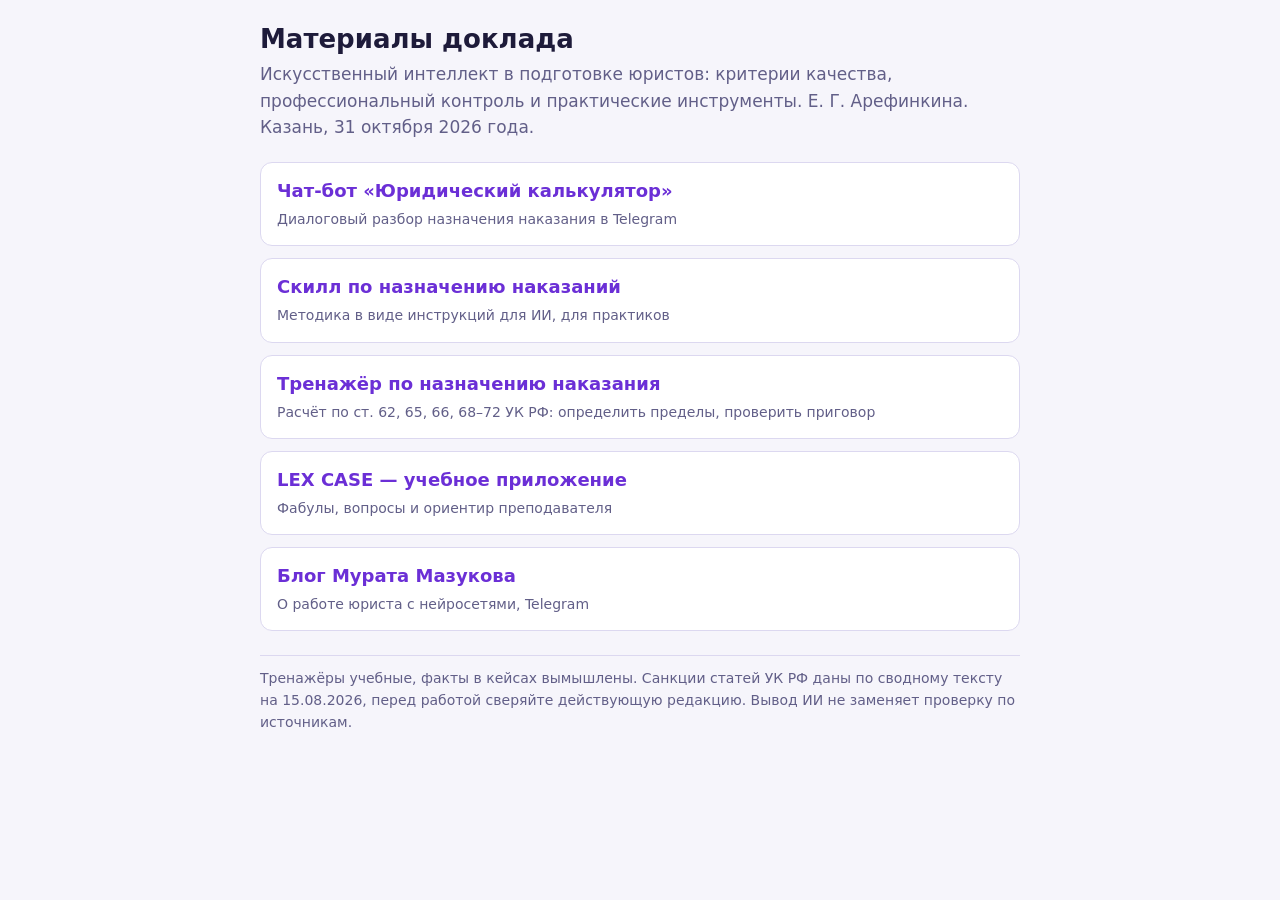
<file: index.html>
<!doctype html>
<html lang="ru"><head><meta charset="utf-8"><meta name="viewport" content="width=device-width,initial-scale=1">
<title>Материалы доклада — Е. Г. Арефинкина</title>
<style>
:root{--bg:#f6f5fb;--card:#fff;--ink:#1e1b3a;--mute:#625f88;--line:#dcd8f0;--acc:#6b2fd6}
@media (prefers-color-scheme:dark){:root{--bg:#1b1738;--card:#282252;--ink:#ecebfa;--mute:#b4aee3;--line:#473f86;--acc:#b08cff}}
body{margin:0;background:var(--bg);color:var(--ink);font:17px/1.55 system-ui,"Segoe UI",Roboto,sans-serif;padding:24px 16px}
.w{max-width:760px;margin:0 auto}h1{font-size:26px;line-height:1.2;margin:0 0 6px}.sub{color:var(--mute);margin:0 0 22px}
ul{list-style:none;padding:0;margin:0}li{margin:0 0 12px}
a{display:block;background:var(--card);border:1px solid var(--line);border-radius:12px;padding:14px 16px;color:var(--ink);text-decoration:none}
a:hover,a:focus-visible{border-color:var(--acc);outline:none}a b{display:block;color:var(--acc);font-size:18px}a span{color:var(--mute);font-size:14px}
.note{color:var(--mute);font-size:14px;border-top:1px solid var(--line);margin-top:24px;padding-top:12px}
</style></head><body><div class="w">
<h1>Материалы доклада</h1>
<p class="sub">Искусственный интеллект в подготовке юристов: критерии качества, профессиональный контроль и практические инструменты. Е. Г. Арефинкина. Казань, 31 октября 2026 года.</p>
<ul>
<li><a href="bot/"><b>Чат-бот «Юридический калькулятор»</b><span>Диалоговый разбор назначения наказания в Telegram</span></a></li>
<li><a href="skill/"><b>Скилл по назначению наказаний</b><span>Методика в виде инструкций для ИИ, для практиков</span></a></li>
<li><a href="trenazher-nakazaniya/"><b>Тренажёр по назначению наказания</b><span>Расчёт по ст. 62, 65, 66, 68–72 УК РФ: определить пределы, проверить приговор</span></a></li>
<li><a href="lex-case-konstruktor/"><b>LEX CASE — учебное приложение</b><span>Фабулы, вопросы и ориентир преподавателя</span></a></li>
<li><a href="blog/"><b>Блог Мурата Мазукова</b><span>О работе юриста с нейросетями, Telegram</span></a></li>
</ul>
<p class="note">Тренажёры учебные, факты в кейсах вымышлены. Санкции статей УК РФ даны по сводному тексту на 15.08.2026, перед работой сверяйте действующую редакцию. Вывод ИИ не заменяет проверку по источникам.</p>
</div></body></html>
</file>
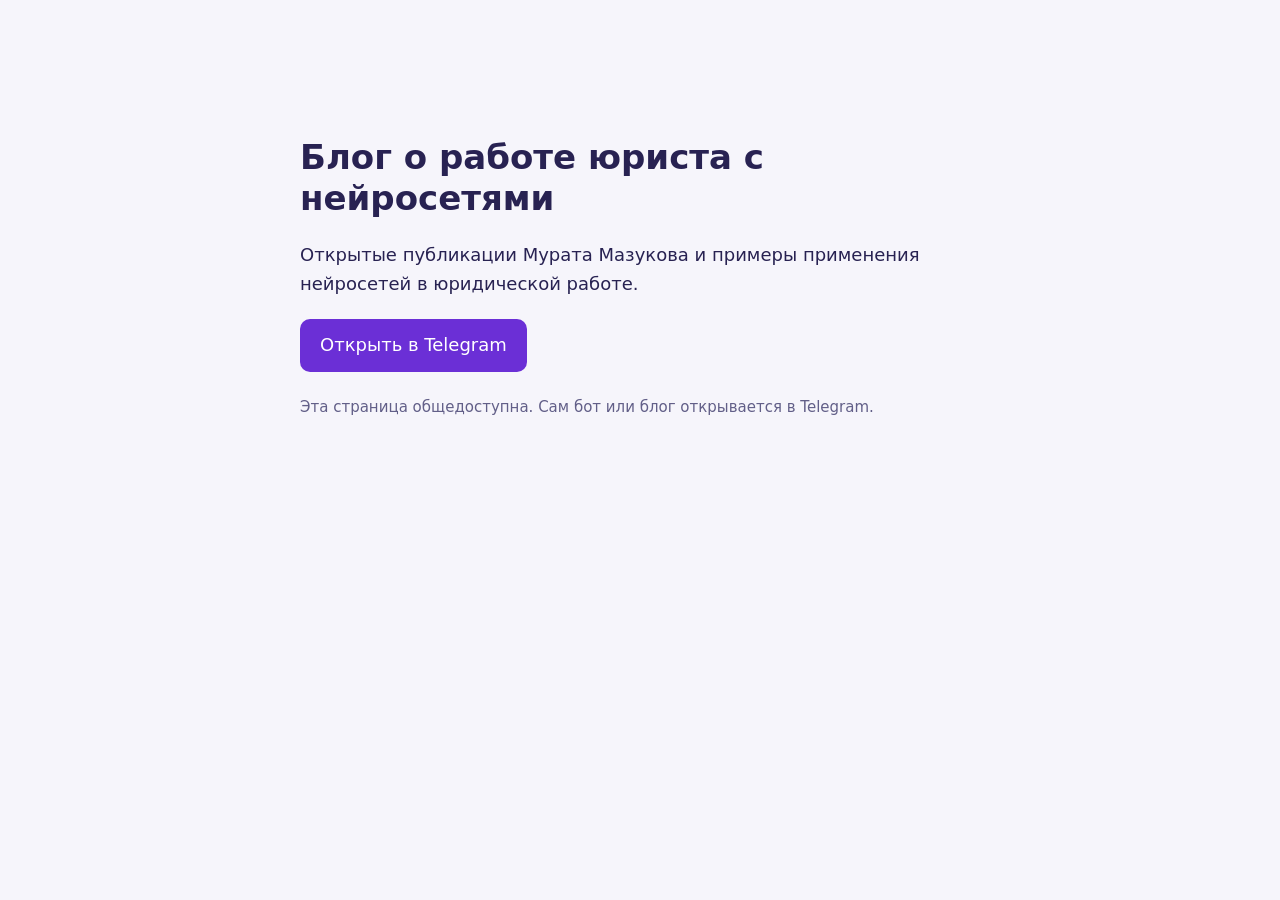
<file: blog/index.html>
<!doctype html><html lang="ru"><meta charset="utf-8"><meta name="viewport" content="width=device-width,initial-scale=1"><title>Блог о работе юриста с нейросетями</title><style>body{margin:0;background:#f6f5fb;color:#282252;font:18px/1.6 system-ui,sans-serif}main{max-width:680px;margin:10vh auto;padding:24px}h1{font-size:34px;line-height:1.2}a{display:inline-block;padding:12px 20px;background:#6b2fd6;color:white;text-decoration:none;border-radius:10px}p{margin:20px 0}small{color:#625f88}</style><main><h1>Блог о работе юриста с нейросетями</h1><p>Открытые публикации Мурата Мазукова и примеры применения нейросетей в юридической работе.</p><a href="https://t.me/+D31nO4vAYj8zODgy">Открыть в Telegram</a><p><small>Эта страница общедоступна. Сам бот или блог открывается в Telegram.</small></p></main></html>
</file>
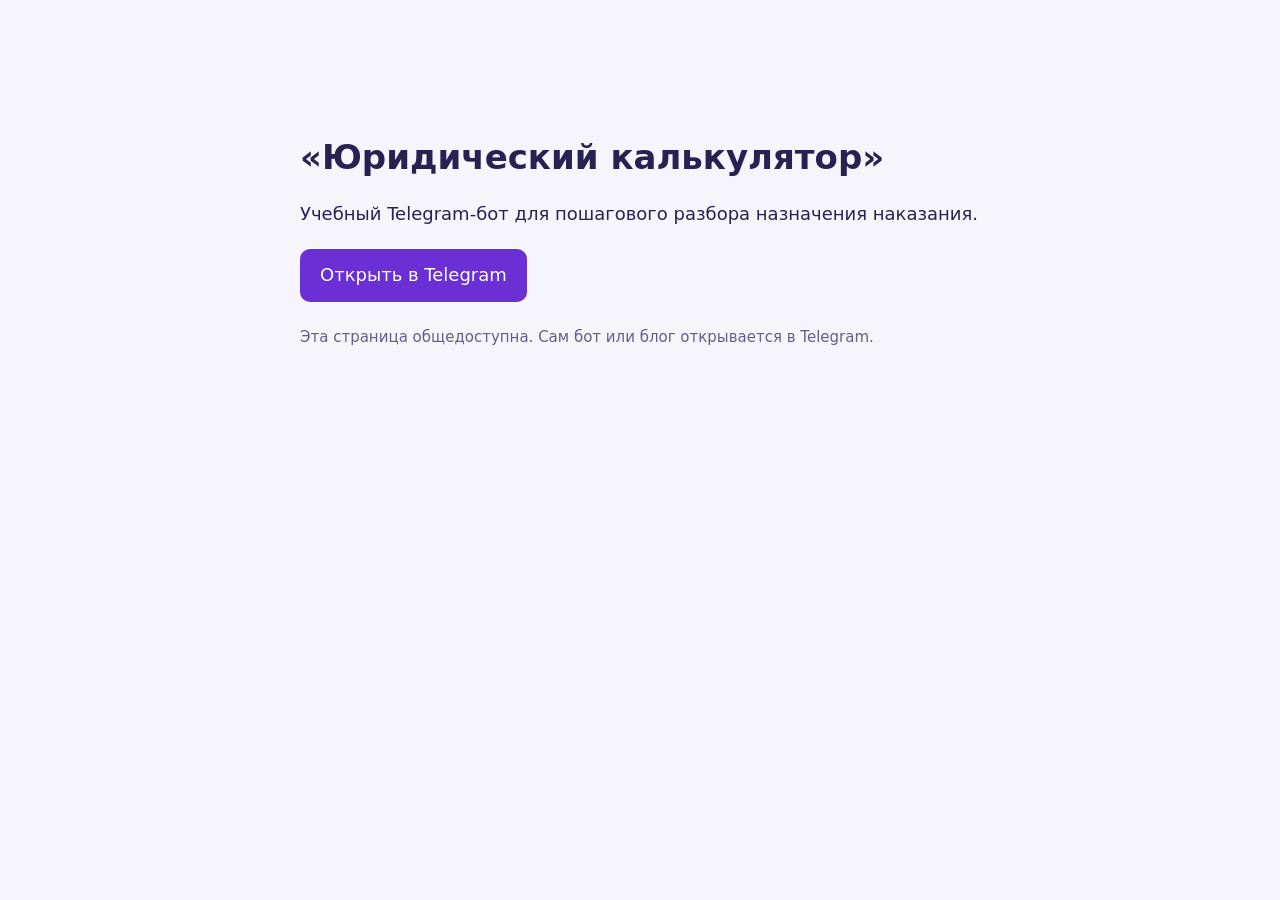
<file: bot/index.html>
<!doctype html><html lang="ru"><meta charset="utf-8"><meta name="viewport" content="width=device-width,initial-scale=1"><title>«Юридический калькулятор»</title><style>body{margin:0;background:#f6f5fb;color:#282252;font:18px/1.6 system-ui,sans-serif}main{max-width:680px;margin:10vh auto;padding:24px}h1{font-size:34px;line-height:1.2}a{display:inline-block;padding:12px 20px;background:#6b2fd6;color:white;text-decoration:none;border-radius:10px}p{margin:20px 0}small{color:#625f88}</style><main><h1>«Юридический калькулятор»</h1><p>Учебный Telegram-бот для пошагового разбора назначения наказания.</p><a href="https://t.me/RUDN_SOCHI_LAW_BOT">Открыть в Telegram</a><p><small>Эта страница общедоступна. Сам бот или блог открывается в Telegram.</small></p></main></html>
</file>
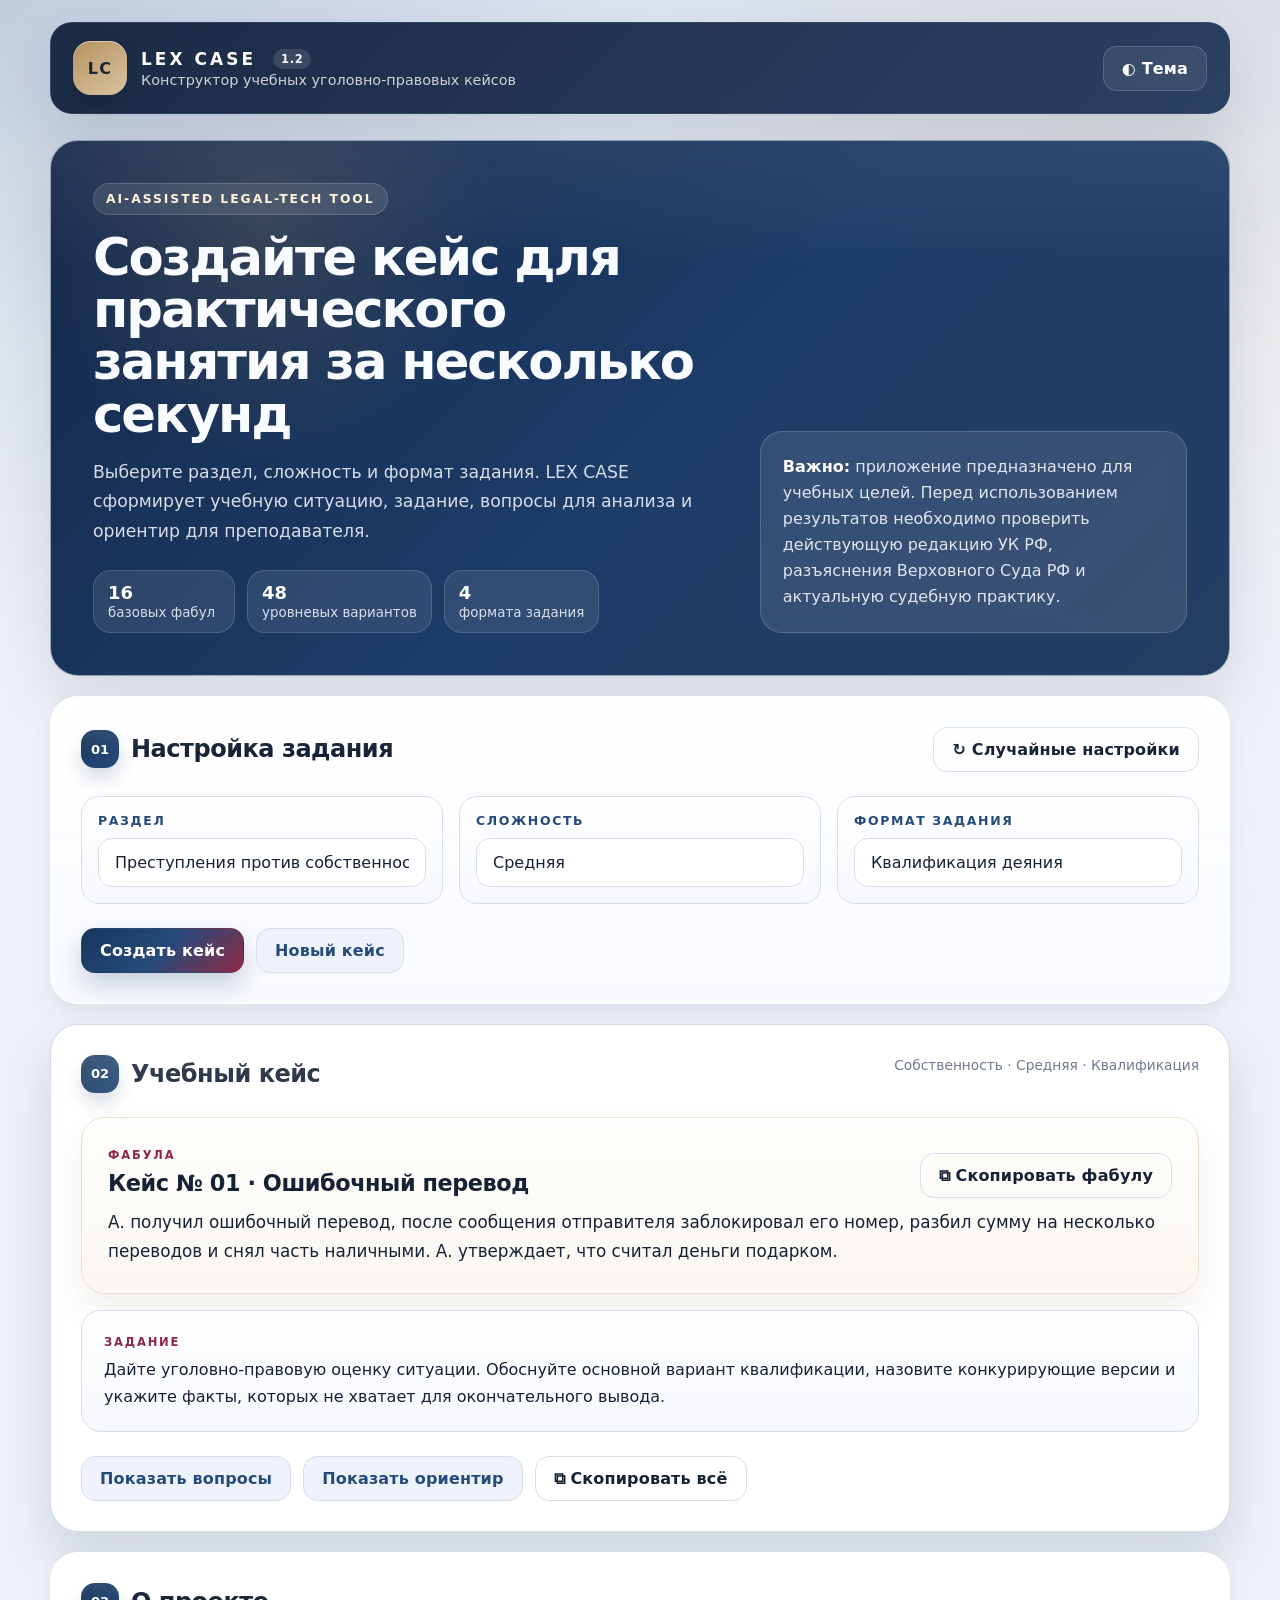
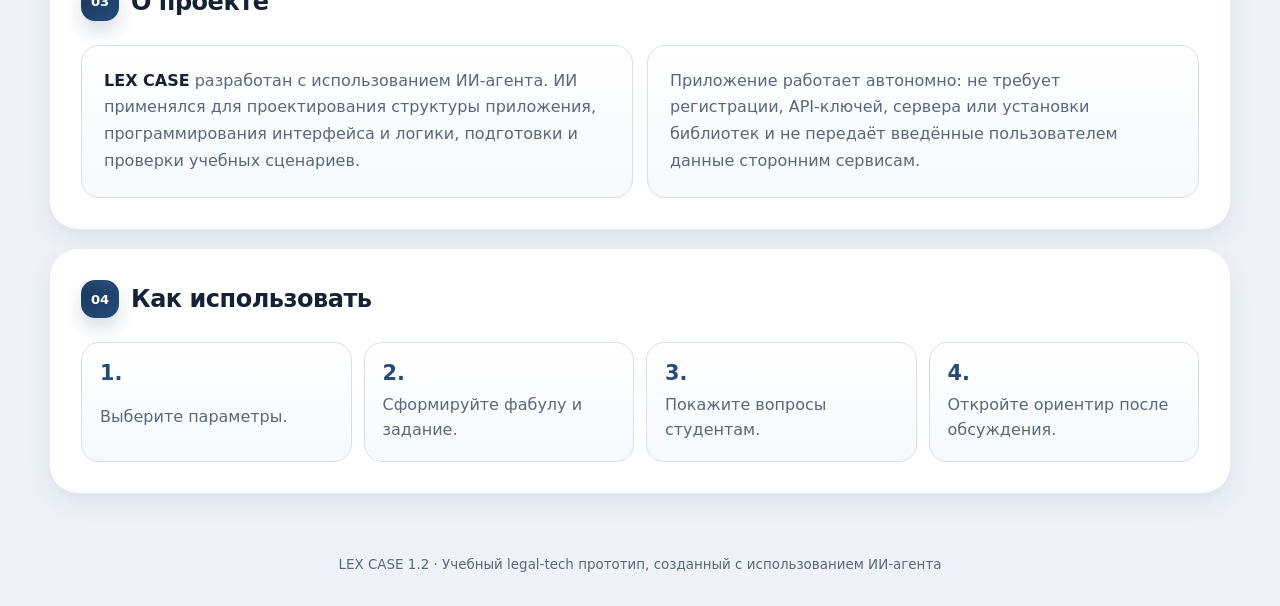
<file: lex-case-konstruktor/index.html>
<!DOCTYPE html>
<html lang="ru">
<head>
  <meta charset="UTF-8" />
  <meta name="viewport" content="width=device-width, initial-scale=1.0" />
  <meta name="description" content="LEX CASE — конструктор учебных уголовно-правовых кейсов" />
  <title>LEX CASE — конструктор учебных кейсов</title>
  <link rel="stylesheet" href="style.css" />
</head>
<body>
  <header class="topbar">
    <div class="brand-wrap">
      <div class="logo" aria-hidden="true">LC</div>
      <div>
        <div class="brand">LEX CASE <span class="version">1.2</span></div>
        <div class="subtitle">Конструктор учебных уголовно-правовых кейсов</div>
      </div>
    </div>
    <button id="themeToggle" class="ghost-btn" type="button" aria-label="Переключить тему">◐ Тема</button>
  </header>

  <main class="page-shell">
    <section class="hero card">
      <div class="hero-copy">
        <span class="eyebrow">AI-assisted legal-tech tool</span>
        <h1>Создайте кейс для практического занятия за несколько секунд</h1>
        <p>Выберите раздел, сложность и формат задания. LEX CASE сформирует учебную ситуацию, задание, вопросы для анализа и ориентир для преподавателя.</p>
        <div class="stats" aria-label="Возможности приложения">
          <span><strong>16</strong> базовых фабул</span>
          <span><strong>48</strong> уровневых вариантов</span>
          <span><strong>4</strong> формата задания</span>
        </div>
      </div>
      <div class="hero-note">
        <strong>Важно:</strong> приложение предназначено для учебных целей. Перед использованием результатов необходимо проверить действующую редакцию УК РФ, разъяснения Верховного Суда РФ и актуальную судебную практику.
      </div>
    </section>

    <section class="builder card" aria-labelledby="builderTitle">
      <div class="section-heading">
        <div>
          <span class="step">01</span>
          <h2 id="builderTitle">Настройка задания</h2>
        </div>
        <button id="randomizeBtn" class="ghost-btn" type="button">↻ Случайные настройки</button>
      </div>

      <div class="form-grid">
        <label class="field">
          <span>Раздел</span>
          <select id="topicSelect">
            <option value="property">Преступления против собственности</option>
            <option value="person">Преступления против личности</option>
            <option value="economic">Преступления в сфере экономической деятельности</option>
            <option value="official">Преступления против государственной власти и интересов службы</option>
          </select>
        </label>

        <label class="field">
          <span>Сложность</span>
          <select id="difficultySelect">
            <option value="basic">Базовая</option>
            <option value="medium" selected>Средняя</option>
            <option value="advanced">Повышенная</option>
          </select>
        </label>

        <label class="field">
          <span>Формат задания</span>
          <select id="formatSelect">
            <option value="qualification">Квалификация деяния</option>
            <option value="elements">Анализ состава преступления</option>
            <option value="distinction">Разграничение смежных составов</option>
            <option value="sentencing">Анализ правил назначения наказания</option>
          </select>
        </label>
      </div>

      <div class="action-row">
        <button id="generateBtn" class="primary-btn" type="button">Создать кейс</button>
        <button id="newBtn" class="secondary-btn" type="button">Новый кейс</button>
      </div>
    </section>

    <section id="resultSection" class="result card hidden" aria-live="polite">
      <div class="section-heading result-heading">
        <div>
          <span class="step">02</span>
          <h2>Учебный кейс</h2>
        </div>
        <div class="meta" id="caseMeta"></div>
      </div>

      <article class="case-box">
        <div class="case-title-row">
          <div>
            <span class="content-label">Фабула</span>
            <h3 id="caseTitle">Кейс</h3>
          </div>
          <button id="copyCaseBtn" class="ghost-btn" type="button">⧉ Скопировать фабулу</button>
        </div>
        <p id="caseText"></p>
        <div id="sentencingContext" class="sentencing-context hidden"></div>
      </article>

      <article class="task-box">
        <span class="content-label">Задание</span>
        <p id="taskText"></p>
      </article>

      <div class="result-actions">
        <button id="questionsBtn" class="secondary-btn" type="button">Показать вопросы</button>
        <button id="solutionBtn" class="secondary-btn" type="button">Показать ориентир</button>
        <button id="copyAllBtn" class="ghost-btn" type="button">⧉ Скопировать всё</button>
      </div>

      <section id="questionsPanel" class="panel hidden">
        <div class="panel-header">
          <h3>Вопросы для анализа</h3>
        </div>
        <ol id="questionsList"></ol>
      </section>

      <section id="solutionPanel" class="panel solution hidden">
        <div class="panel-header">
          <h3>Ориентир для преподавателя</h3>
        </div>
        <div id="solutionText"></div>
      </section>
    </section>

    <section class="about card">
      <div class="section-heading">
        <div>
          <span class="step">03</span>
          <h2>О проекте</h2>
        </div>
      </div>
      <div class="about-grid">
        <p><strong>LEX CASE</strong> разработан с использованием ИИ-агента. ИИ применялся для проектирования структуры приложения, программирования интерфейса и логики, подготовки и проверки учебных сценариев.</p>
        <p>Приложение работает автономно: не требует регистрации, API-ключей, сервера или установки библиотек и не передаёт введённые пользователем данные сторонним сервисам.</p>
      </div>
    </section>

    <section class="how-it-works card">
      <div class="section-heading">
        <div>
          <span class="step">04</span>
          <h2>Как использовать</h2>
        </div>
      </div>
      <div class="mini-grid">
        <div class="mini-card"><strong>1.</strong><span>Выберите параметры.</span></div>
        <div class="mini-card"><strong>2.</strong><span>Сформируйте фабулу и задание.</span></div>
        <div class="mini-card"><strong>3.</strong><span>Покажите вопросы студентам.</span></div>
        <div class="mini-card"><strong>4.</strong><span>Откройте ориентир после обсуждения.</span></div>
      </div>
    </section>
  </main>

  <footer>
    LEX CASE 1.2 · Учебный legal-tech прототип, созданный с использованием ИИ-агента
  </footer>

  <div id="toast" class="toast" role="status" aria-live="polite"></div>

  <script src="cases.js"></script>
  <script src="app.js"></script>
</body>
</html>
</file>
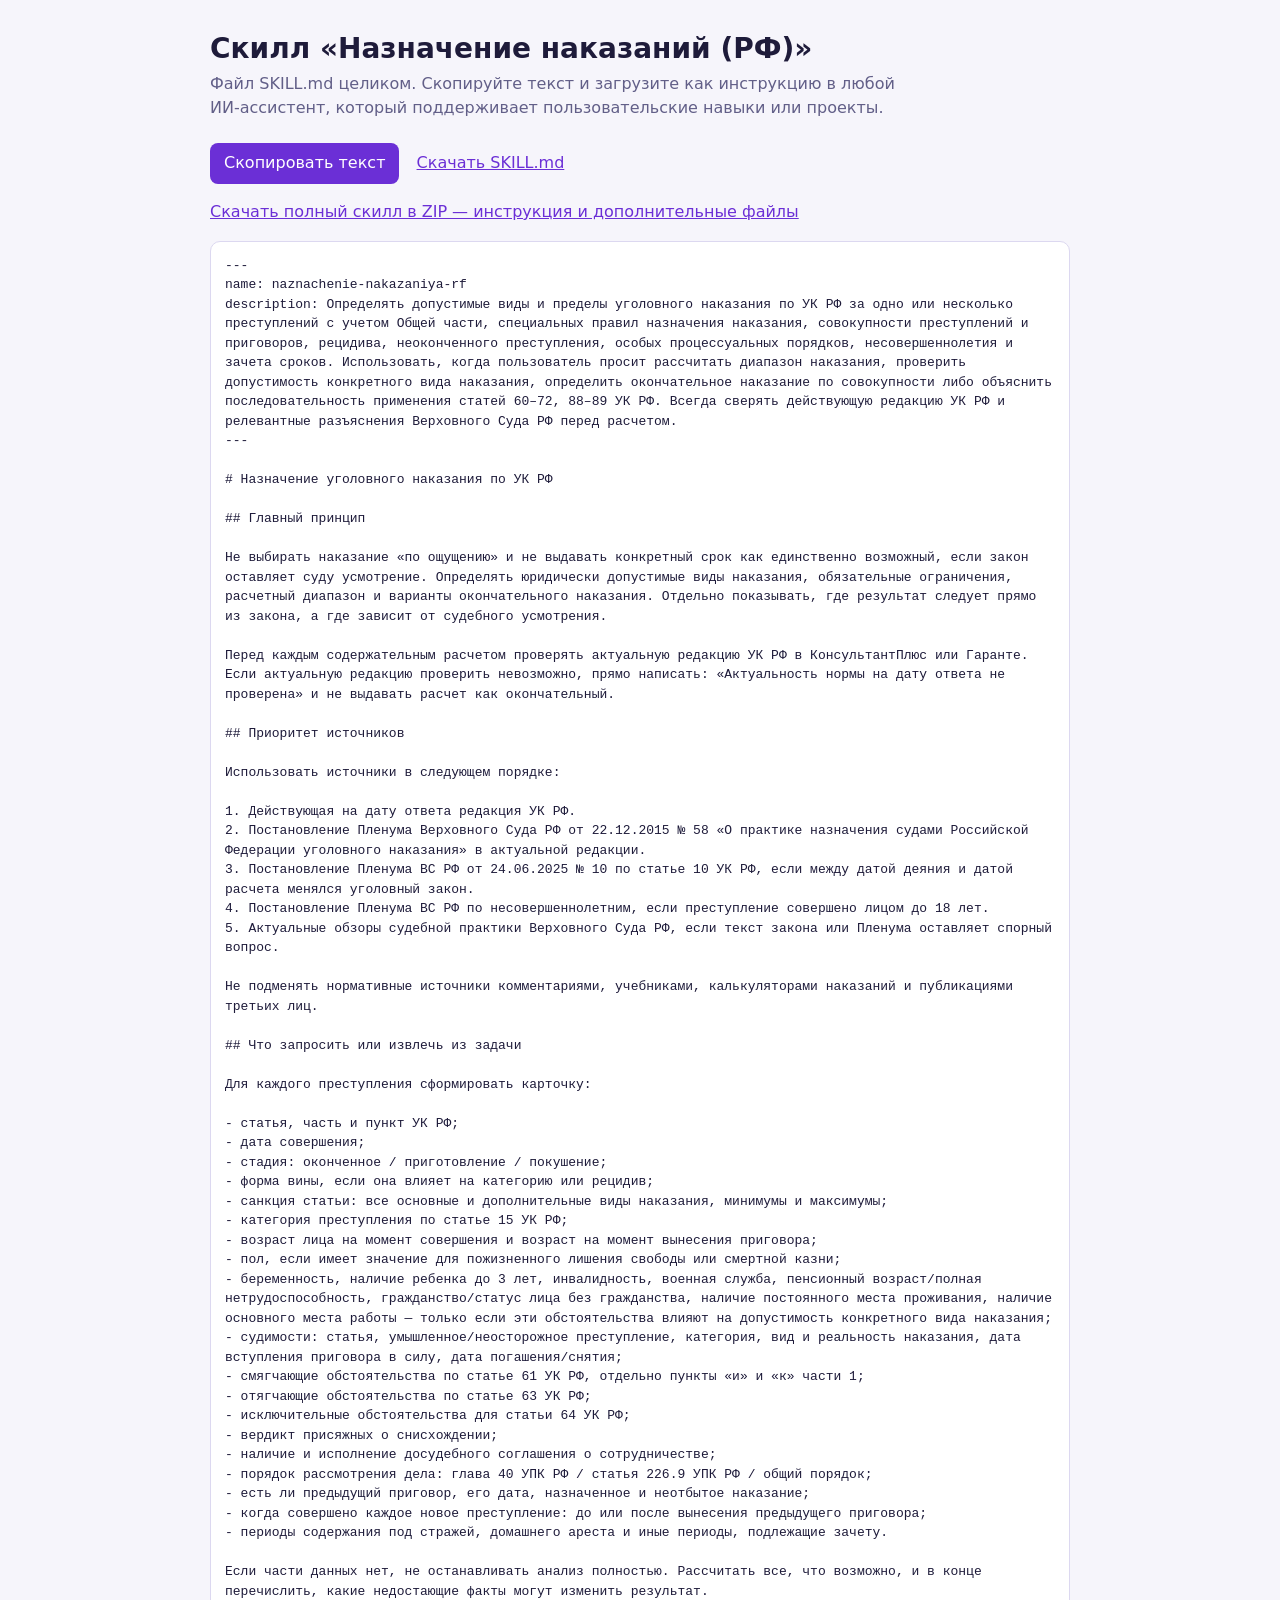
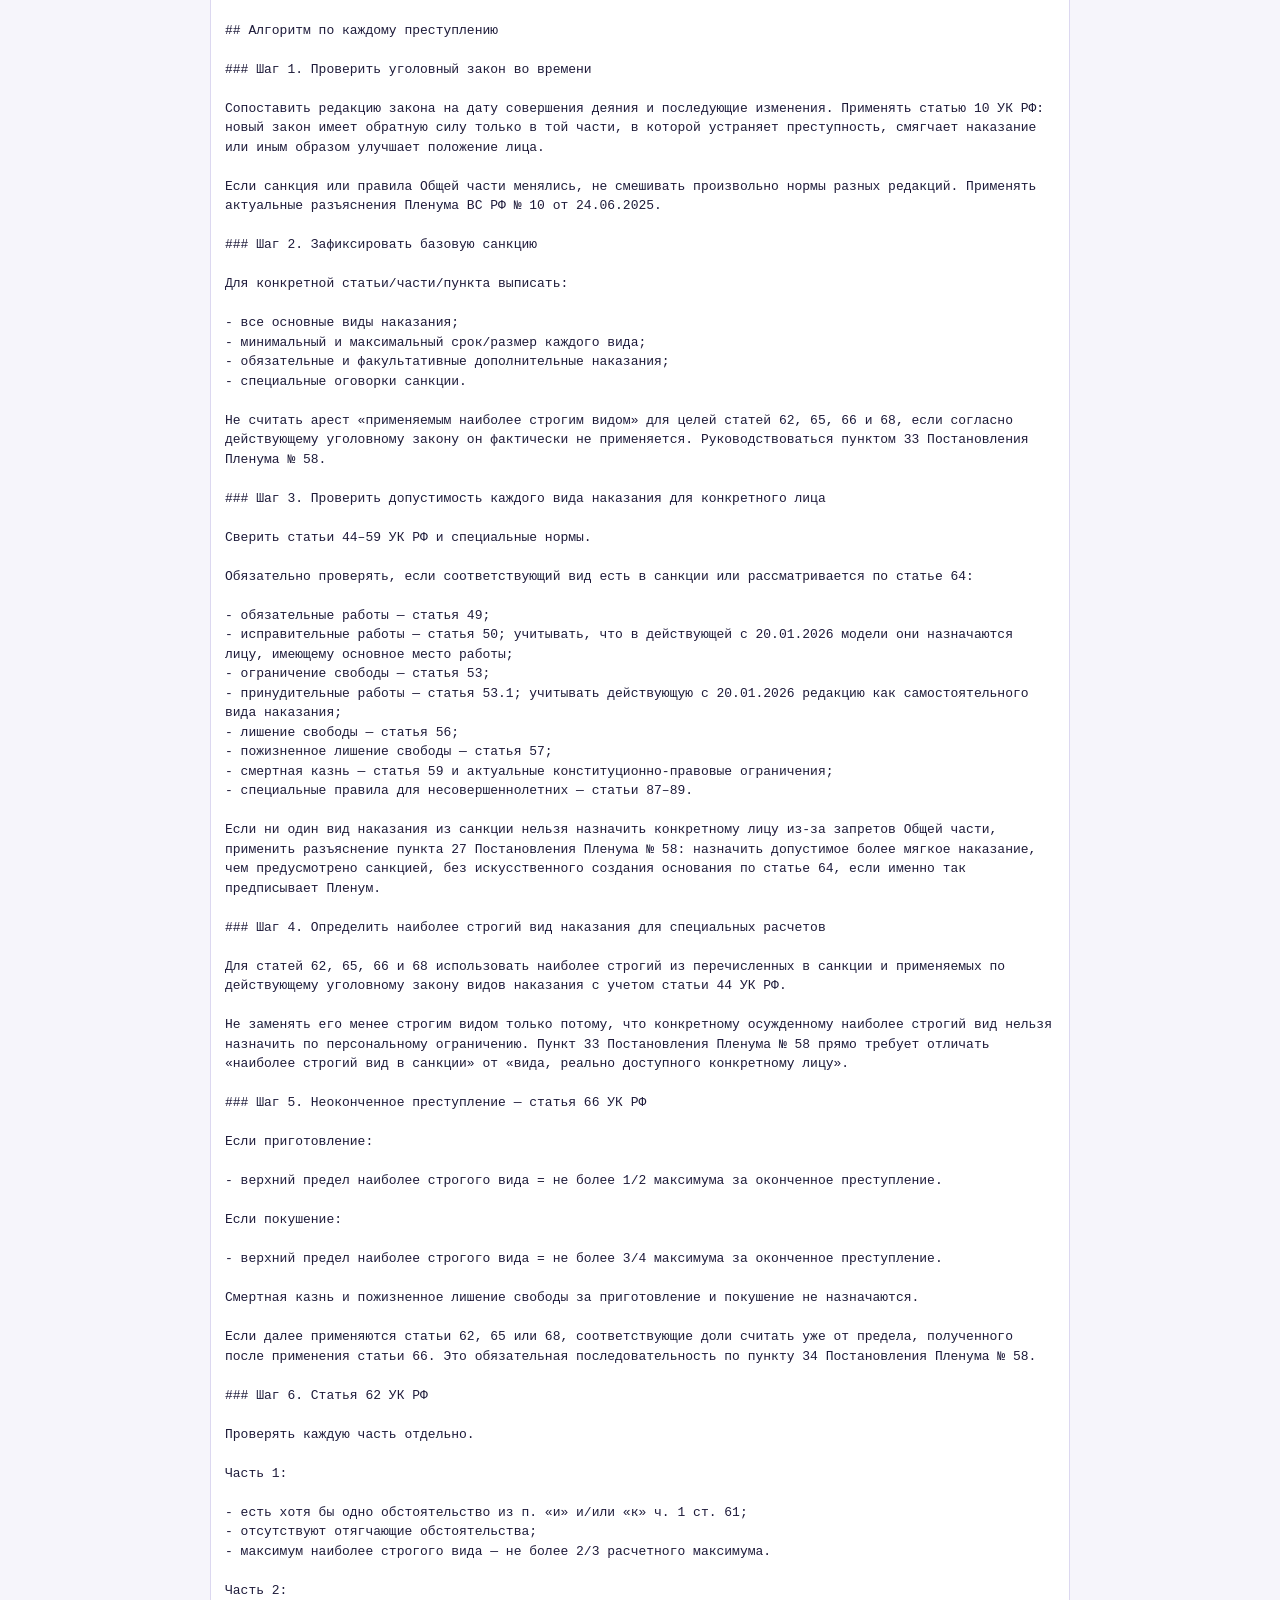
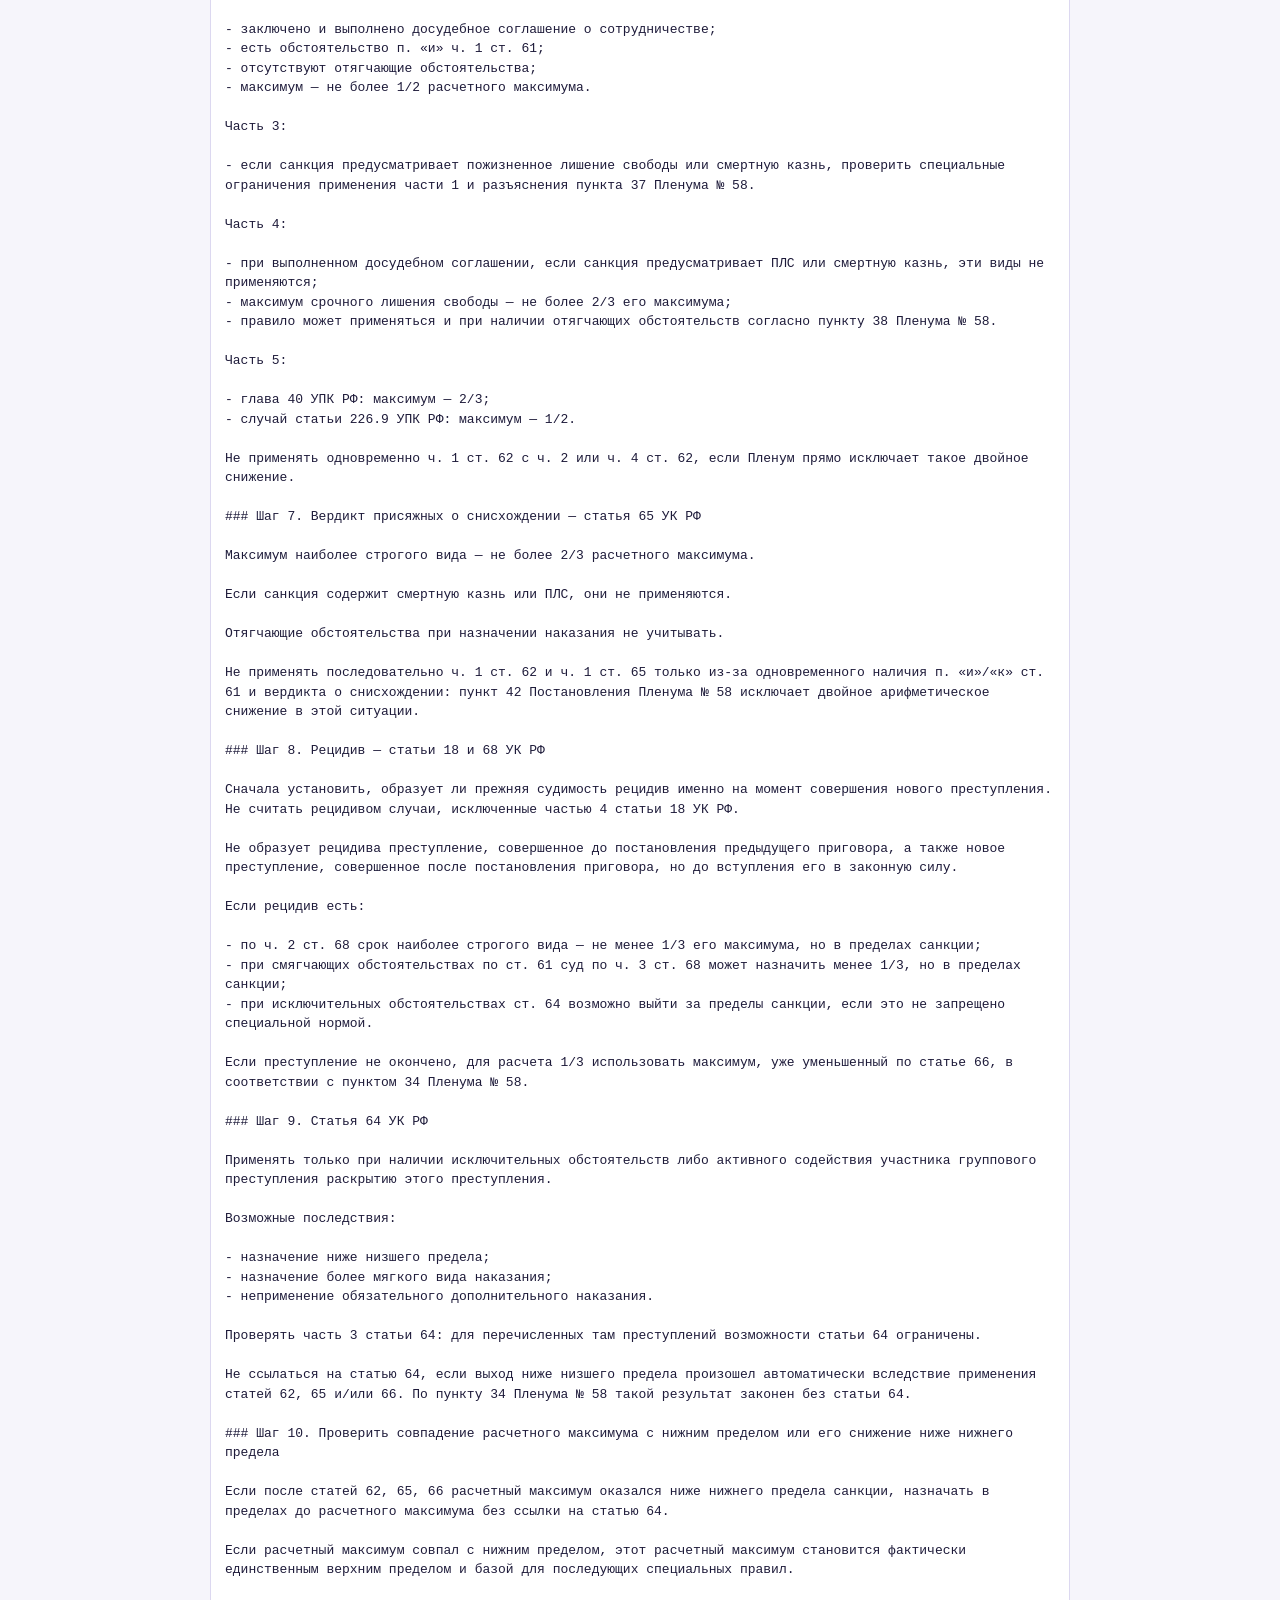
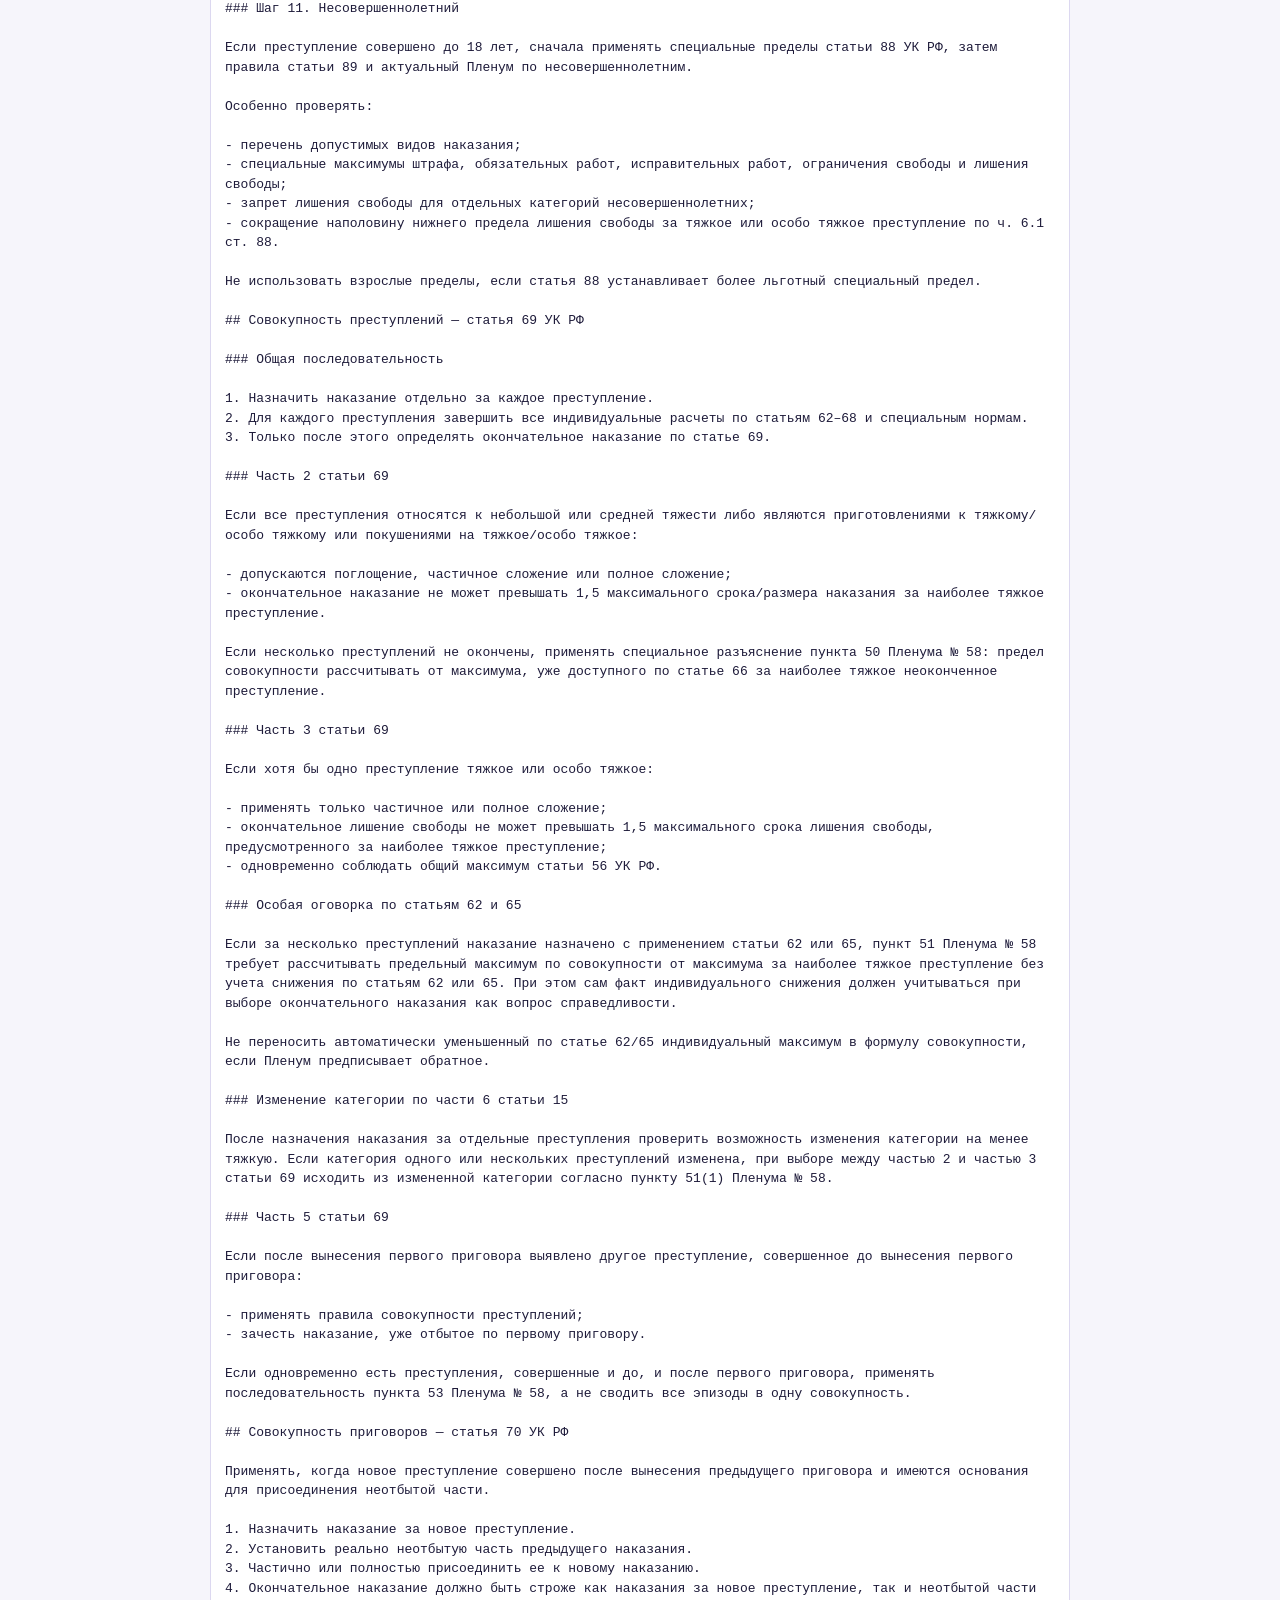
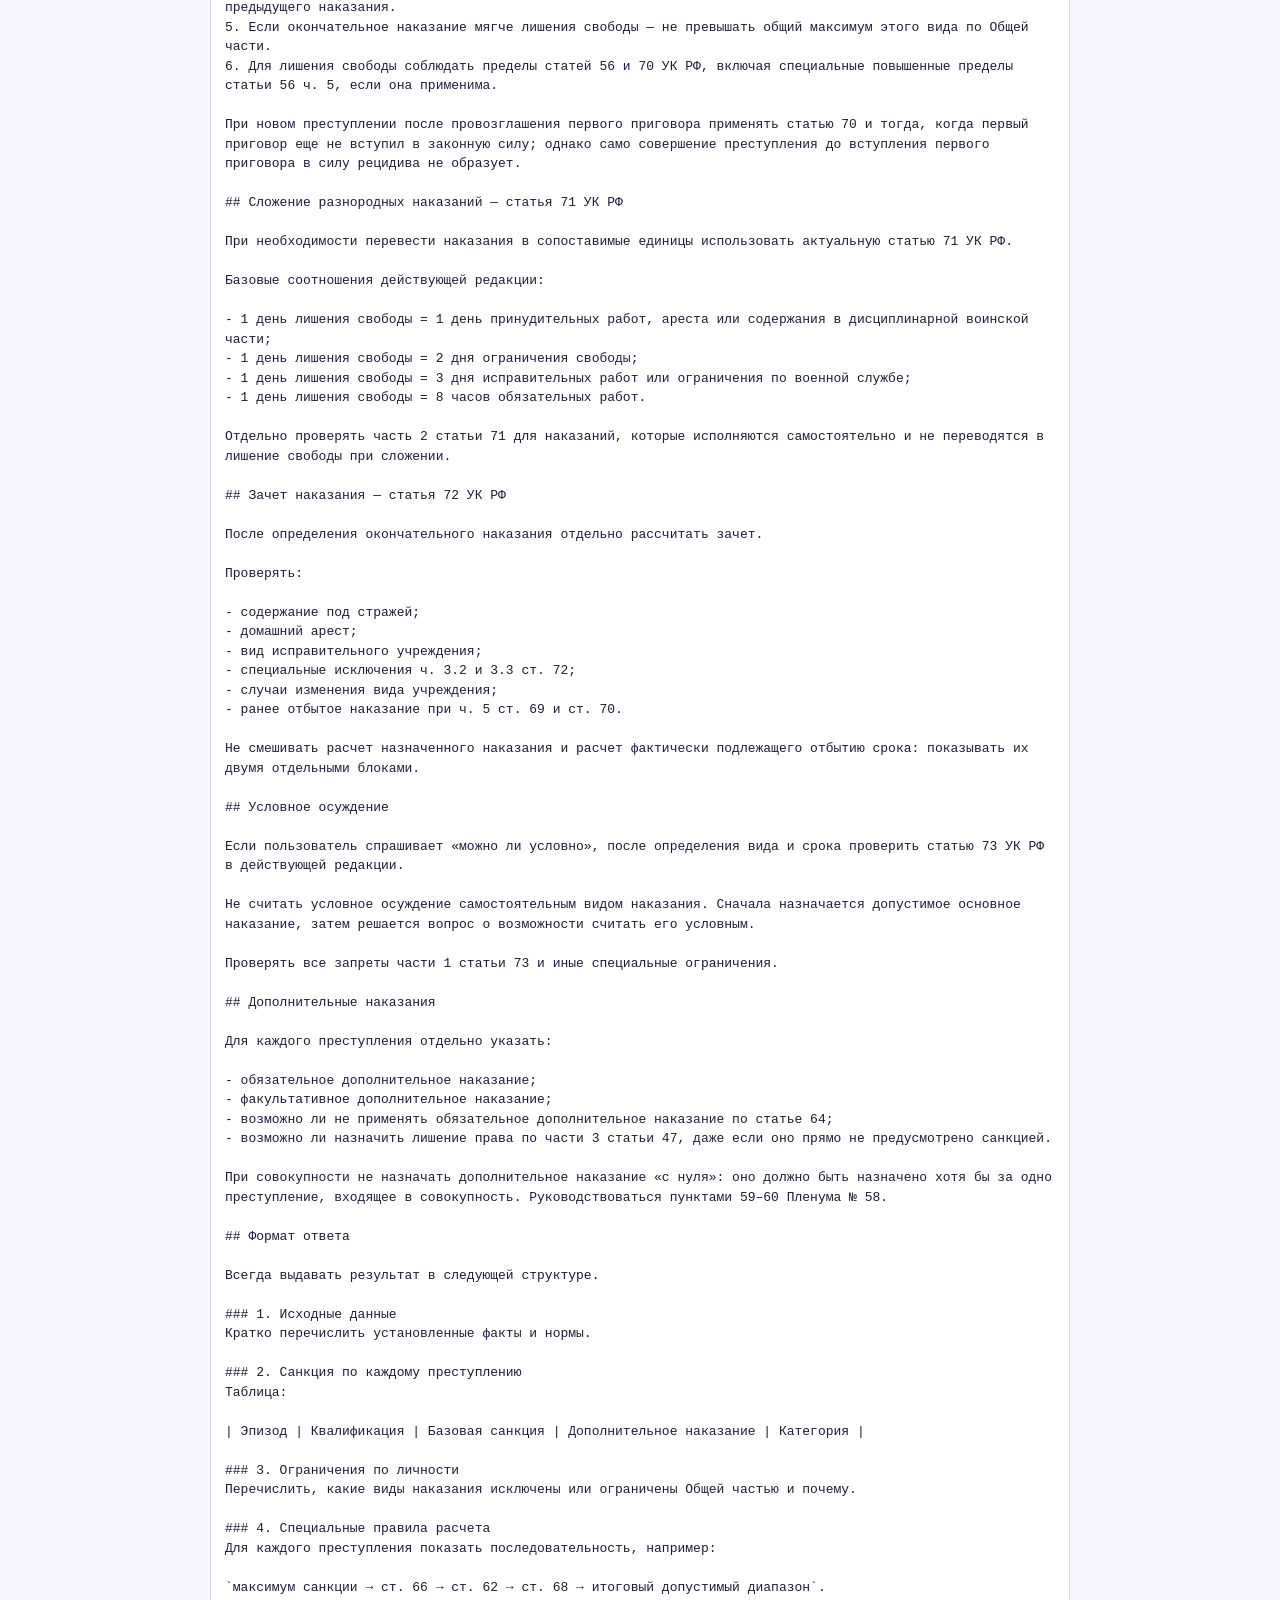
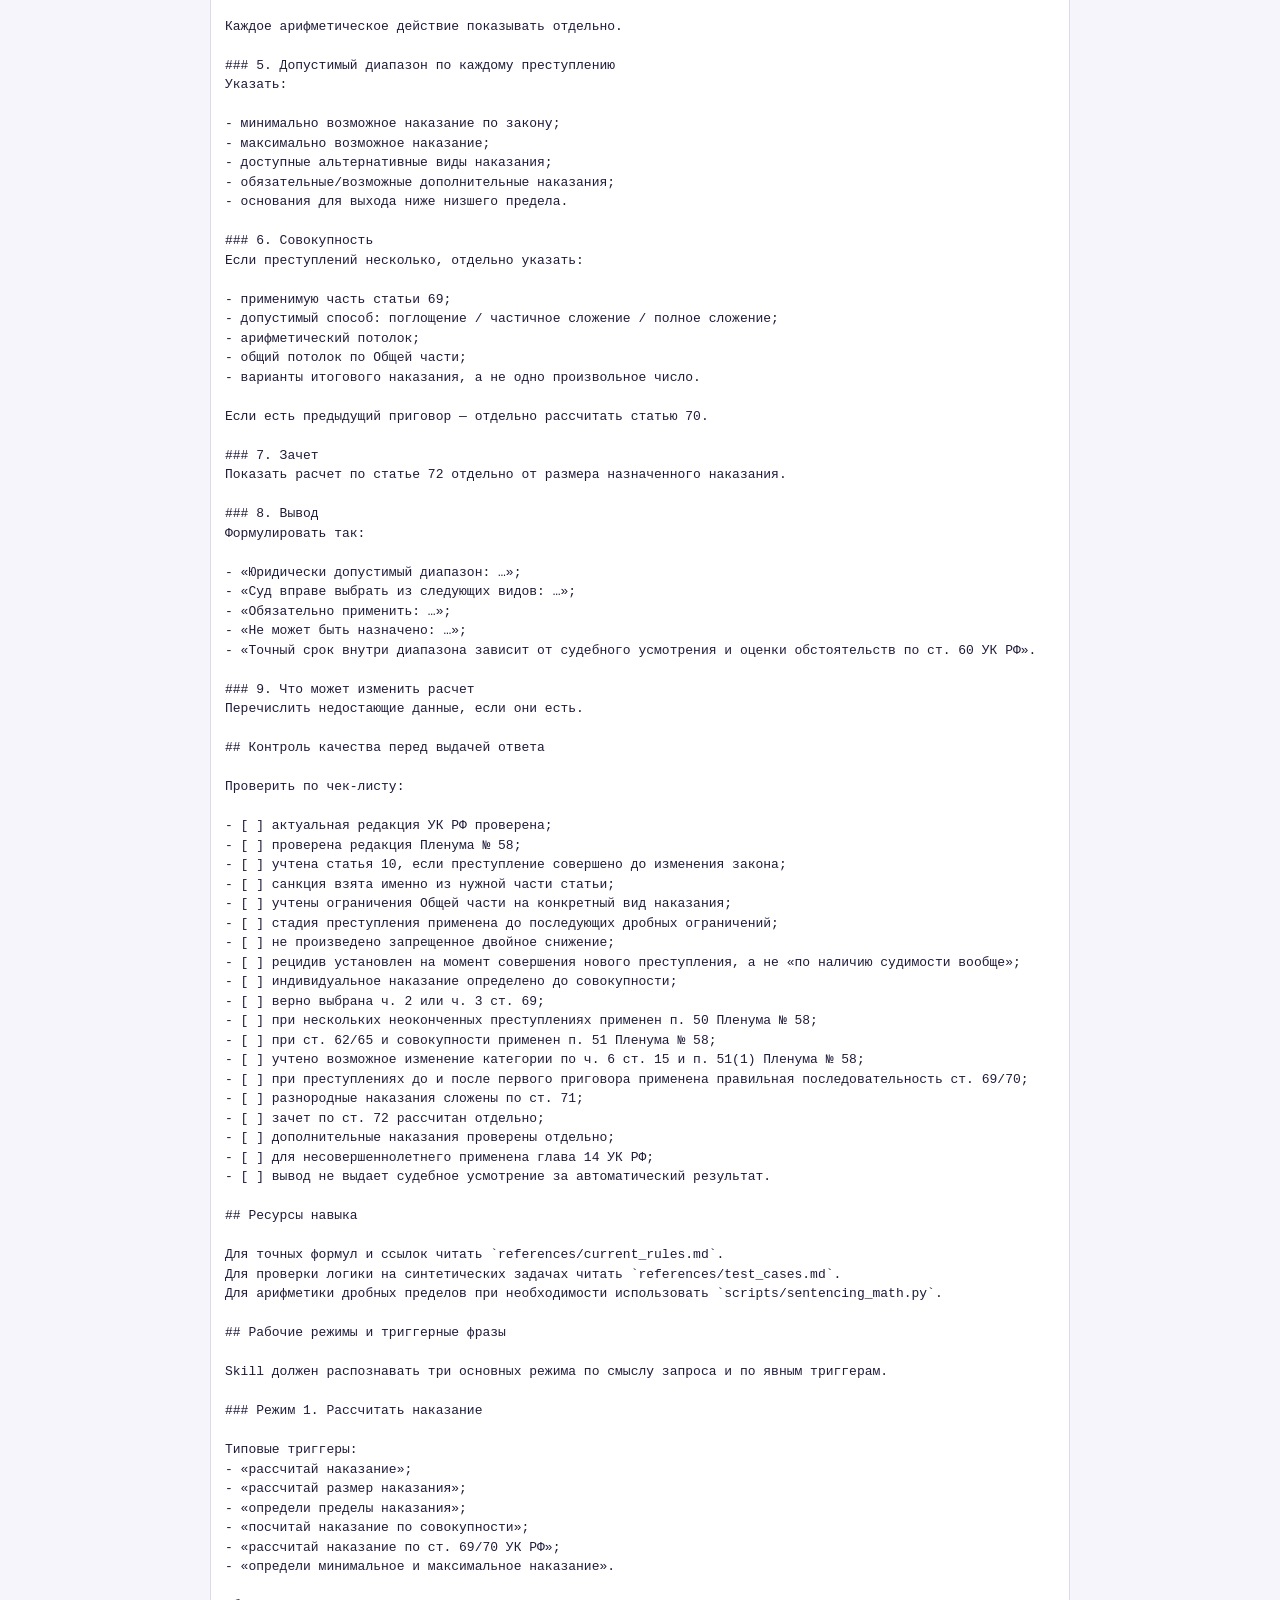
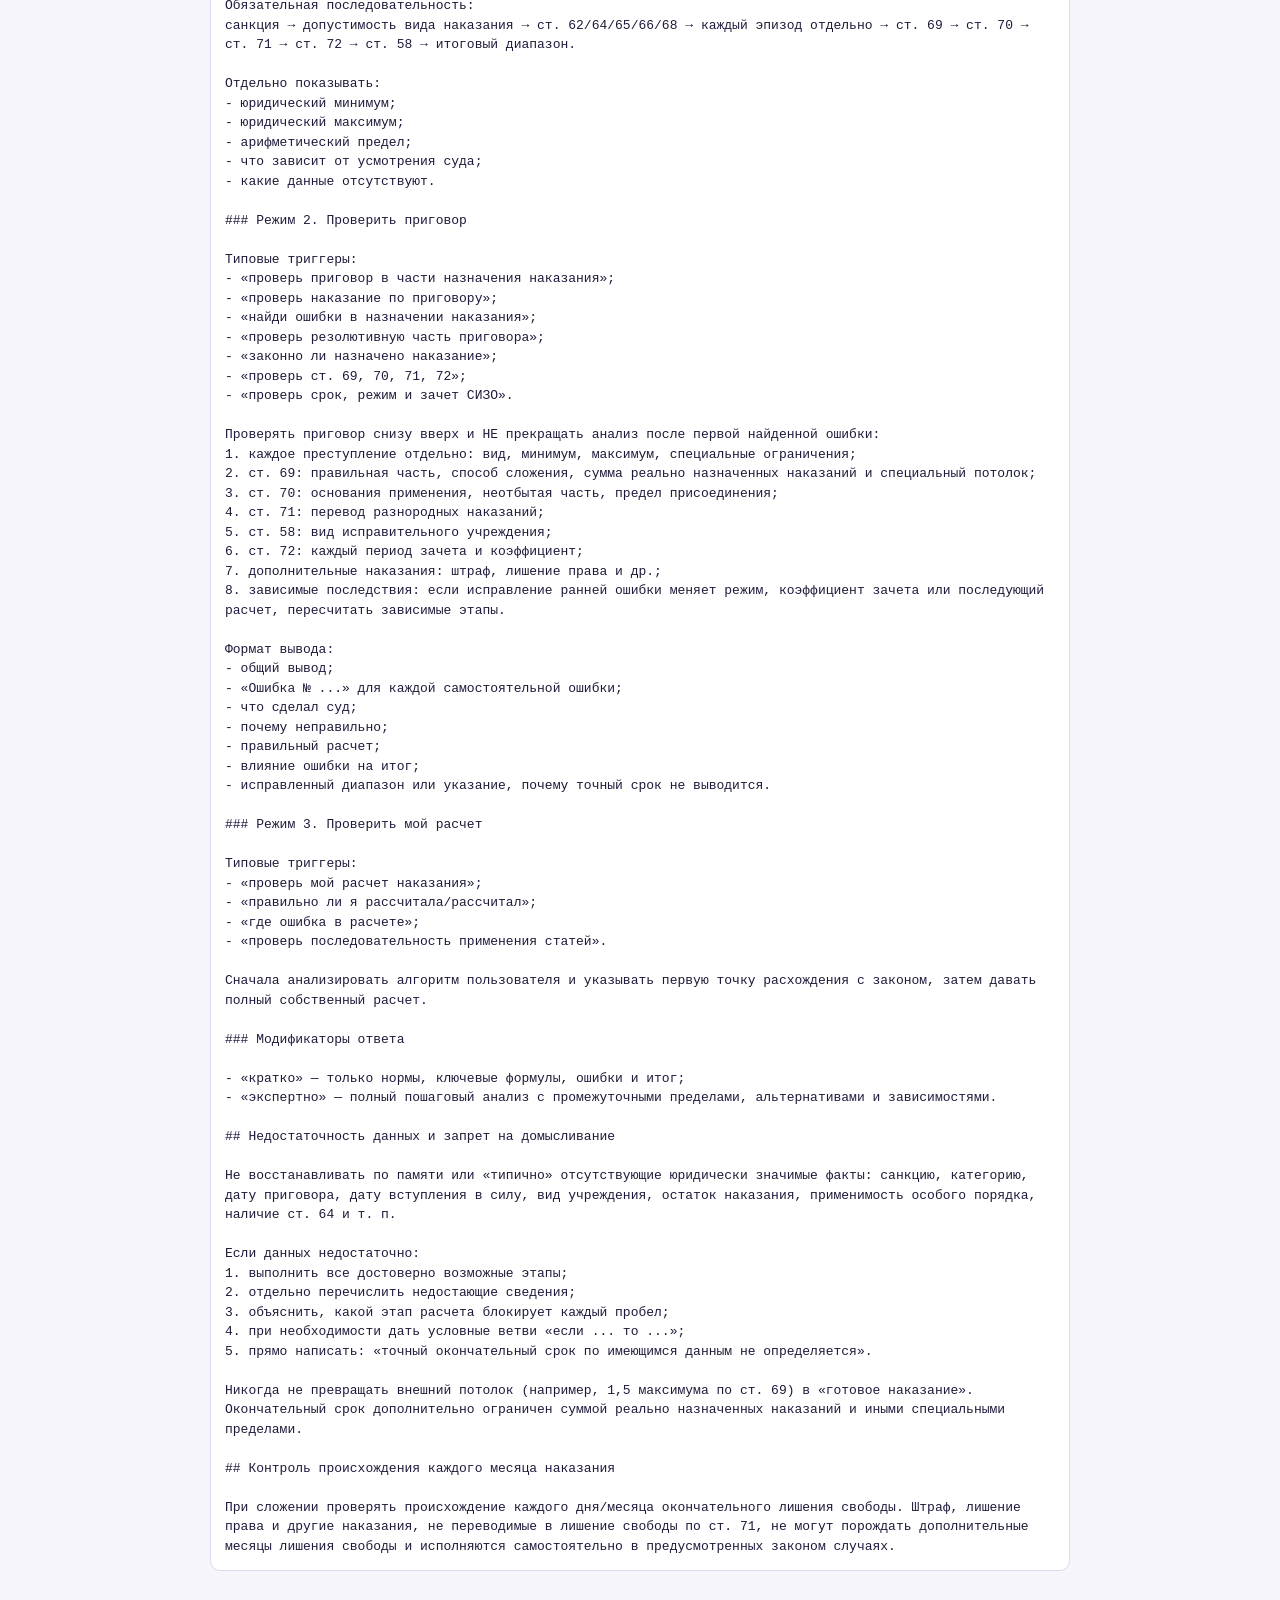
<file: skill/index.html>
<!doctype html><html lang="ru"><head><meta charset="utf-8"><meta name="viewport" content="width=device-width,initial-scale=1"><title>Скилл по назначению наказаний</title>
<style>
:root{--bg:#f6f5fb;--card:#fff;--ink:#1e1b3a;--mute:#625f88;--line:#dcd8f0;--acc:#6b2fd6;--acc2:#0a8f88}
@media (prefers-color-scheme:dark){:root:not([data-theme="light"]){--bg:#1b1738;--card:#282252;--ink:#ecebfa;--mute:#b4aee3;--line:#473f86;--acc:#b08cff;--acc2:#0bf0e1;color-scheme:dark}}
:root[data-theme="dark"]{--bg:#1b1738;--card:#282252;--ink:#ecebfa;--mute:#b4aee3;--line:#473f86;--acc:#b08cff;--acc2:#0bf0e1;color-scheme:dark}
body{background:var(--bg);color:var(--ink);font:16px/1.55 system-ui,"Segoe UI",Roboto,sans-serif;padding-block:24px;padding-left:max(16px,env(safe-area-inset-left,0px));padding-right:max(16px,env(safe-area-inset-right,0px))}
.w{max-width:860px;margin:0 auto}h1{font-size:28px;line-height:1.2;margin:0 0 6px;text-wrap:balance}h1 span{color:var(--acc)}
.sub{color:var(--mute);margin:0 0 22px}.grid{display:grid;grid-template-columns:repeat(auto-fit,minmax(250px,1fr));gap:14px}
a.c{display:flex;flex-direction:column;gap:6px;min-width:0;background:var(--card);border:1px solid var(--line);border-radius:12px;padding:16px;color:inherit;text-decoration:none}
a.c:hover,a.c:focus-visible{border-color:var(--acc);outline:none}a.c b{font-size:17px}a.c span{color:var(--mute);font-size:14px}a.c em{font-style:normal;color:var(--acc);font-size:13px;margin-top:auto}
h2{font-size:18px;margin:28px 0 10px}p,li{max-width:70ch}.note{color:var(--mute);font-size:14px;border-top:1px solid var(--line);margin-top:28px;padding-top:12px}
pre{white-space:pre-wrap;overflow-wrap:anywhere;background:var(--card);border:1px solid var(--line);border-radius:10px;padding:14px;font:13px/1.5 ui-monospace,Menlo,Consolas,monospace}
button{font:inherit;background:var(--acc);color:#fff;border:0;border-radius:8px;padding:8px 14px;cursor:pointer}
</style></head><body><div class="w"><h1>Скилл «Назначение наказаний (РФ)»</h1><p class="sub">Файл SKILL.md целиком. Скопируйте текст и загрузите как инструкцию в любой ИИ-ассистент, который поддерживает пользовательские навыки или проекты.</p><button id="cp" type="button">Скопировать текст</button> <span id="st" role="status" aria-live="polite"></span> <a href="SKILL.md" download="SKILL.md" style="margin-left:12px;color:var(--acc)">Скачать SKILL.md</a><p><a href="[data-uri]" download="naznachenie-nakazaniya-rf.zip" style="color:var(--acc)">Скачать полный скилл в ZIP — инструкция и дополнительные файлы</a></p><pre id="t">---
name: naznachenie-nakazaniya-rf
description: Определять допустимые виды и пределы уголовного наказания по УК РФ за одно или несколько преступлений с учетом Общей части, специальных правил назначения наказания, совокупности преступлений и приговоров, рецидива, неоконченного преступления, особых процессуальных порядков, несовершеннолетия и зачета сроков. Использовать, когда пользователь просит рассчитать диапазон наказания, проверить допустимость конкретного вида наказания, определить окончательное наказание по совокупности либо объяснить последовательность применения статей 60–72, 88–89 УК РФ. Всегда сверять действующую редакцию УК РФ и релевантные разъяснения Верховного Суда РФ перед расчетом.
---

# Назначение уголовного наказания по УК РФ

## Главный принцип

Не выбирать наказание «по ощущению» и не выдавать конкретный срок как единственно возможный, если закон оставляет суду усмотрение. Определять юридически допустимые виды наказания, обязательные ограничения, расчетный диапазон и варианты окончательного наказания. Отдельно показывать, где результат следует прямо из закона, а где зависит от судебного усмотрения.

Перед каждым содержательным расчетом проверять актуальную редакцию УК РФ в КонсультантПлюс или Гаранте. Если актуальную редакцию проверить невозможно, прямо написать: «Актуальность нормы на дату ответа не проверена» и не выдавать расчет как окончательный.

## Приоритет источников

Использовать источники в следующем порядке:

1. Действующая на дату ответа редакция УК РФ.
2. Постановление Пленума Верховного Суда РФ от 22.12.2015 № 58 «О практике назначения судами Российской Федерации уголовного наказания» в актуальной редакции.
3. Постановление Пленума ВС РФ от 24.06.2025 № 10 по статье 10 УК РФ, если между датой деяния и датой расчета менялся уголовный закон.
4. Постановление Пленума ВС РФ по несовершеннолетним, если преступление совершено лицом до 18 лет.
5. Актуальные обзоры судебной практики Верховного Суда РФ, если текст закона или Пленума оставляет спорный вопрос.

Не подменять нормативные источники комментариями, учебниками, калькуляторами наказаний и публикациями третьих лиц.

## Что запросить или извлечь из задачи

Для каждого преступления сформировать карточку:

- статья, часть и пункт УК РФ;
- дата совершения;
- стадия: оконченное / приготовление / покушение;
- форма вины, если она влияет на категорию или рецидив;
- санкция статьи: все основные и дополнительные виды наказания, минимумы и максимумы;
- категория преступления по статье 15 УК РФ;
- возраст лица на момент совершения и возраст на момент вынесения приговора;
- пол, если имеет значение для пожизненного лишения свободы или смертной казни;
- беременность, наличие ребенка до 3 лет, инвалидность, военная служба, пенсионный возраст/полная нетрудоспособность, гражданство/статус лица без гражданства, наличие постоянного места проживания, наличие основного места работы — только если эти обстоятельства влияют на допустимость конкретного вида наказания;
- судимости: статья, умышленное/неосторожное преступление, категория, вид и реальность наказания, дата вступления приговора в силу, дата погашения/снятия;
- смягчающие обстоятельства по статье 61 УК РФ, отдельно пункты «и» и «к» части 1;
- отягчающие обстоятельства по статье 63 УК РФ;
- исключительные обстоятельства для статьи 64 УК РФ;
- вердикт присяжных о снисхождении;
- наличие и исполнение досудебного соглашения о сотрудничестве;
- порядок рассмотрения дела: глава 40 УПК РФ / статья 226.9 УПК РФ / общий порядок;
- есть ли предыдущий приговор, его дата, назначенное и неотбытое наказание;
- когда совершено каждое новое преступление: до или после вынесения предыдущего приговора;
- периоды содержания под стражей, домашнего ареста и иные периоды, подлежащие зачету.

Если части данных нет, не останавливать анализ полностью. Рассчитать все, что возможно, и в конце перечислить, какие недостающие факты могут изменить результат.

## Алгоритм по каждому преступлению

### Шаг 1. Проверить уголовный закон во времени

Сопоставить редакцию закона на дату совершения деяния и последующие изменения. Применять статью 10 УК РФ: новый закон имеет обратную силу только в той части, в которой устраняет преступность, смягчает наказание или иным образом улучшает положение лица.

Если санкция или правила Общей части менялись, не смешивать произвольно нормы разных редакций. Применять актуальные разъяснения Пленума ВС РФ № 10 от 24.06.2025.

### Шаг 2. Зафиксировать базовую санкцию

Для конкретной статьи/части/пункта выписать:

- все основные виды наказания;
- минимальный и максимальный срок/размер каждого вида;
- обязательные и факультативные дополнительные наказания;
- специальные оговорки санкции.

Не считать арест «применяемым наиболее строгим видом» для целей статей 62, 65, 66 и 68, если согласно действующему уголовному закону он фактически не применяется. Руководствоваться пунктом 33 Постановления Пленума № 58.

### Шаг 3. Проверить допустимость каждого вида наказания для конкретного лица

Сверить статьи 44–59 УК РФ и специальные нормы.

Обязательно проверять, если соответствующий вид есть в санкции или рассматривается по статье 64:

- обязательные работы — статья 49;
- исправительные работы — статья 50; учитывать, что в действующей с 20.01.2026 модели они назначаются лицу, имеющему основное место работы;
- ограничение свободы — статья 53;
- принудительные работы — статья 53.1; учитывать действующую с 20.01.2026 редакцию как самостоятельного вида наказания;
- лишение свободы — статья 56;
- пожизненное лишение свободы — статья 57;
- смертная казнь — статья 59 и актуальные конституционно-правовые ограничения;
- специальные правила для несовершеннолетних — статьи 87–89.

Если ни один вид наказания из санкции нельзя назначить конкретному лицу из-за запретов Общей части, применить разъяснение пункта 27 Постановления Пленума № 58: назначить допустимое более мягкое наказание, чем предусмотрено санкцией, без искусственного создания основания по статье 64, если именно так предписывает Пленум.

### Шаг 4. Определить наиболее строгий вид наказания для специальных расчетов

Для статей 62, 65, 66 и 68 использовать наиболее строгий из перечисленных в санкции и применяемых по действующему уголовному закону видов наказания с учетом статьи 44 УК РФ.

Не заменять его менее строгим видом только потому, что конкретному осужденному наиболее строгий вид нельзя назначить по персональному ограничению. Пункт 33 Постановления Пленума № 58 прямо требует отличать «наиболее строгий вид в санкции» от «вида, реально доступного конкретному лицу».

### Шаг 5. Неоконченное преступление — статья 66 УК РФ

Если приготовление:

- верхний предел наиболее строгого вида = не более 1/2 максимума за оконченное преступление.

Если покушение:

- верхний предел наиболее строгого вида = не более 3/4 максимума за оконченное преступление.

Смертная казнь и пожизненное лишение свободы за приготовление и покушение не назначаются.

Если далее применяются статьи 62, 65 или 68, соответствующие доли считать уже от предела, полученного после применения статьи 66. Это обязательная последовательность по пункту 34 Постановления Пленума № 58.

### Шаг 6. Статья 62 УК РФ

Проверять каждую часть отдельно.

Часть 1:

- есть хотя бы одно обстоятельство из п. «и» и/или «к» ч. 1 ст. 61;
- отсутствуют отягчающие обстоятельства;
- максимум наиболее строгого вида — не более 2/3 расчетного максимума.

Часть 2:

- заключено и выполнено досудебное соглашение о сотрудничестве;
- есть обстоятельство п. «и» ч. 1 ст. 61;
- отсутствуют отягчающие обстоятельства;
- максимум — не более 1/2 расчетного максимума.

Часть 3:

- если санкция предусматривает пожизненное лишение свободы или смертную казнь, проверить специальные ограничения применения части 1 и разъяснения пункта 37 Пленума № 58.

Часть 4:

- при выполненном досудебном соглашении, если санкция предусматривает ПЛС или смертную казнь, эти виды не применяются;
- максимум срочного лишения свободы — не более 2/3 его максимума;
- правило может применяться и при наличии отягчающих обстоятельств согласно пункту 38 Пленума № 58.

Часть 5:

- глава 40 УПК РФ: максимум — 2/3;
- случай статьи 226.9 УПК РФ: максимум — 1/2.

Не применять одновременно ч. 1 ст. 62 с ч. 2 или ч. 4 ст. 62, если Пленум прямо исключает такое двойное снижение.

### Шаг 7. Вердикт присяжных о снисхождении — статья 65 УК РФ

Максимум наиболее строгого вида — не более 2/3 расчетного максимума.

Если санкция содержит смертную казнь или ПЛС, они не применяются.

Отягчающие обстоятельства при назначении наказания не учитывать.

Не применять последовательно ч. 1 ст. 62 и ч. 1 ст. 65 только из-за одновременного наличия п. «и»/«к» ст. 61 и вердикта о снисхождении: пункт 42 Постановления Пленума № 58 исключает двойное арифметическое снижение в этой ситуации.

### Шаг 8. Рецидив — статьи 18 и 68 УК РФ

Сначала установить, образует ли прежняя судимость рецидив именно на момент совершения нового преступления. Не считать рецидивом случаи, исключенные частью 4 статьи 18 УК РФ.

Не образует рецидива преступление, совершенное до постановления предыдущего приговора, а также новое преступление, совершенное после постановления приговора, но до вступления его в законную силу.

Если рецидив есть:

- по ч. 2 ст. 68 срок наиболее строгого вида — не менее 1/3 его максимума, но в пределах санкции;
- при смягчающих обстоятельствах по ст. 61 суд по ч. 3 ст. 68 может назначить менее 1/3, но в пределах санкции;
- при исключительных обстоятельствах ст. 64 возможно выйти за пределы санкции, если это не запрещено специальной нормой.

Если преступление не окончено, для расчета 1/3 использовать максимум, уже уменьшенный по статье 66, в соответствии с пунктом 34 Пленума № 58.

### Шаг 9. Статья 64 УК РФ

Применять только при наличии исключительных обстоятельств либо активного содействия участника группового преступления раскрытию этого преступления.

Возможные последствия:

- назначение ниже низшего предела;
- назначение более мягкого вида наказания;
- неприменение обязательного дополнительного наказания.

Проверять часть 3 статьи 64: для перечисленных там преступлений возможности статьи 64 ограничены.

Не ссылаться на статью 64, если выход ниже низшего предела произошел автоматически вследствие применения статей 62, 65 и/или 66. По пункту 34 Пленума № 58 такой результат законен без статьи 64.

### Шаг 10. Проверить совпадение расчетного максимума с нижним пределом или его снижение ниже нижнего предела

Если после статей 62, 65, 66 расчетный максимум оказался ниже нижнего предела санкции, назначать в пределах до расчетного максимума без ссылки на статью 64.

Если расчетный максимум совпал с нижним пределом, этот расчетный максимум становится фактически единственным верхним пределом и базой для последующих специальных правил.

### Шаг 11. Несовершеннолетний

Если преступление совершено до 18 лет, сначала применять специальные пределы статьи 88 УК РФ, затем правила статьи 89 и актуальный Пленум по несовершеннолетним.

Особенно проверять:

- перечень допустимых видов наказания;
- специальные максимумы штрафа, обязательных работ, исправительных работ, ограничения свободы и лишения свободы;
- запрет лишения свободы для отдельных категорий несовершеннолетних;
- сокращение наполовину нижнего предела лишения свободы за тяжкое или особо тяжкое преступление по ч. 6.1 ст. 88.

Не использовать взрослые пределы, если статья 88 устанавливает более льготный специальный предел.

## Совокупность преступлений — статья 69 УК РФ

### Общая последовательность

1. Назначить наказание отдельно за каждое преступление.
2. Для каждого преступления завершить все индивидуальные расчеты по статьям 62–68 и специальным нормам.
3. Только после этого определять окончательное наказание по статье 69.

### Часть 2 статьи 69

Если все преступления относятся к небольшой или средней тяжести либо являются приготовлениями к тяжкому/особо тяжкому или покушениями на тяжкое/особо тяжкое:

- допускаются поглощение, частичное сложение или полное сложение;
- окончательное наказание не может превышать 1,5 максимального срока/размера наказания за наиболее тяжкое преступление.

Если несколько преступлений не окончены, применять специальное разъяснение пункта 50 Пленума № 58: предел совокупности рассчитывать от максимума, уже доступного по статье 66 за наиболее тяжкое неоконченное преступление.

### Часть 3 статьи 69

Если хотя бы одно преступление тяжкое или особо тяжкое:

- применять только частичное или полное сложение;
- окончательное лишение свободы не может превышать 1,5 максимального срока лишения свободы, предусмотренного за наиболее тяжкое преступление;
- одновременно соблюдать общий максимум статьи 56 УК РФ.

### Особая оговорка по статьям 62 и 65

Если за несколько преступлений наказание назначено с применением статьи 62 или 65, пункт 51 Пленума № 58 требует рассчитывать предельный максимум по совокупности от максимума за наиболее тяжкое преступление без учета снижения по статьям 62 или 65. При этом сам факт индивидуального снижения должен учитываться при выборе окончательного наказания как вопрос справедливости.

Не переносить автоматически уменьшенный по статье 62/65 индивидуальный максимум в формулу совокупности, если Пленум предписывает обратное.

### Изменение категории по части 6 статьи 15

После назначения наказания за отдельные преступления проверить возможность изменения категории на менее тяжкую. Если категория одного или нескольких преступлений изменена, при выборе между частью 2 и частью 3 статьи 69 исходить из измененной категории согласно пункту 51(1) Пленума № 58.

### Часть 5 статьи 69

Если после вынесения первого приговора выявлено другое преступление, совершенное до вынесения первого приговора:

- применять правила совокупности преступлений;
- зачесть наказание, уже отбытое по первому приговору.

Если одновременно есть преступления, совершенные и до, и после первого приговора, применять последовательность пункта 53 Пленума № 58, а не сводить все эпизоды в одну совокупность.

## Совокупность приговоров — статья 70 УК РФ

Применять, когда новое преступление совершено после вынесения предыдущего приговора и имеются основания для присоединения неотбытой части.

1. Назначить наказание за новое преступление.
2. Установить реально неотбытую часть предыдущего наказания.
3. Частично или полностью присоединить ее к новому наказанию.
4. Окончательное наказание должно быть строже как наказания за новое преступление, так и неотбытой части предыдущего наказания.
5. Если окончательное наказание мягче лишения свободы — не превышать общий максимум этого вида по Общей части.
6. Для лишения свободы соблюдать пределы статей 56 и 70 УК РФ, включая специальные повышенные пределы статьи 56 ч. 5, если она применима.

При новом преступлении после провозглашения первого приговора применять статью 70 и тогда, когда первый приговор еще не вступил в законную силу; однако само совершение преступления до вступления первого приговора в силу рецидива не образует.

## Сложение разнородных наказаний — статья 71 УК РФ

При необходимости перевести наказания в сопоставимые единицы использовать актуальную статью 71 УК РФ.

Базовые соотношения действующей редакции:

- 1 день лишения свободы = 1 день принудительных работ, ареста или содержания в дисциплинарной воинской части;
- 1 день лишения свободы = 2 дня ограничения свободы;
- 1 день лишения свободы = 3 дня исправительных работ или ограничения по военной службе;
- 1 день лишения свободы = 8 часов обязательных работ.

Отдельно проверять часть 2 статьи 71 для наказаний, которые исполняются самостоятельно и не переводятся в лишение свободы при сложении.

## Зачет наказания — статья 72 УК РФ

После определения окончательного наказания отдельно рассчитать зачет.

Проверять:

- содержание под стражей;
- домашний арест;
- вид исправительного учреждения;
- специальные исключения ч. 3.2 и 3.3 ст. 72;
- случаи изменения вида учреждения;
- ранее отбытое наказание при ч. 5 ст. 69 и ст. 70.

Не смешивать расчет назначенного наказания и расчет фактически подлежащего отбытию срока: показывать их двумя отдельными блоками.

## Условное осуждение

Если пользователь спрашивает «можно ли условно», после определения вида и срока проверить статью 73 УК РФ в действующей редакции.

Не считать условное осуждение самостоятельным видом наказания. Сначала назначается допустимое основное наказание, затем решается вопрос о возможности считать его условным.

Проверять все запреты части 1 статьи 73 и иные специальные ограничения.

## Дополнительные наказания

Для каждого преступления отдельно указать:

- обязательное дополнительное наказание;
- факультативное дополнительное наказание;
- возможно ли не применять обязательное дополнительное наказание по статье 64;
- возможно ли назначить лишение права по части 3 статьи 47, даже если оно прямо не предусмотрено санкцией.

При совокупности не назначать дополнительное наказание «с нуля»: оно должно быть назначено хотя бы за одно преступление, входящее в совокупность. Руководствоваться пунктами 59–60 Пленума № 58.

## Формат ответа

Всегда выдавать результат в следующей структуре.

### 1. Исходные данные
Кратко перечислить установленные факты и нормы.

### 2. Санкция по каждому преступлению
Таблица:

| Эпизод | Квалификация | Базовая санкция | Дополнительное наказание | Категория |

### 3. Ограничения по личности
Перечислить, какие виды наказания исключены или ограничены Общей частью и почему.

### 4. Специальные правила расчета
Для каждого преступления показать последовательность, например:

`максимум санкции → ст. 66 → ст. 62 → ст. 68 → итоговый допустимый диапазон`.

Каждое арифметическое действие показывать отдельно.

### 5. Допустимый диапазон по каждому преступлению
Указать:

- минимально возможное наказание по закону;
- максимально возможное наказание;
- доступные альтернативные виды наказания;
- обязательные/возможные дополнительные наказания;
- основания для выхода ниже низшего предела.

### 6. Совокупность
Если преступлений несколько, отдельно указать:

- применимую часть статьи 69;
- допустимый способ: поглощение / частичное сложение / полное сложение;
- арифметический потолок;
- общий потолок по Общей части;
- варианты итогового наказания, а не одно произвольное число.

Если есть предыдущий приговор — отдельно рассчитать статью 70.

### 7. Зачет
Показать расчет по статье 72 отдельно от размера назначенного наказания.

### 8. Вывод
Формулировать так:

- «Юридически допустимый диапазон: …»;
- «Суд вправе выбрать из следующих видов: …»;
- «Обязательно применить: …»;
- «Не может быть назначено: …»;
- «Точный срок внутри диапазона зависит от судебного усмотрения и оценки обстоятельств по ст. 60 УК РФ».

### 9. Что может изменить расчет
Перечислить недостающие данные, если они есть.

## Контроль качества перед выдачей ответа

Проверить по чек-листу:

- [ ] актуальная редакция УК РФ проверена;
- [ ] проверена редакция Пленума № 58;
- [ ] учтена статья 10, если преступление совершено до изменения закона;
- [ ] санкция взята именно из нужной части статьи;
- [ ] учтены ограничения Общей части на конкретный вид наказания;
- [ ] стадия преступления применена до последующих дробных ограничений;
- [ ] не произведено запрещенное двойное снижение;
- [ ] рецидив установлен на момент совершения нового преступления, а не «по наличию судимости вообще»;
- [ ] индивидуальное наказание определено до совокупности;
- [ ] верно выбрана ч. 2 или ч. 3 ст. 69;
- [ ] при нескольких неоконченных преступлениях применен п. 50 Пленума № 58;
- [ ] при ст. 62/65 и совокупности применен п. 51 Пленума № 58;
- [ ] учтено возможное изменение категории по ч. 6 ст. 15 и п. 51(1) Пленума № 58;
- [ ] при преступлениях до и после первого приговора применена правильная последовательность ст. 69/70;
- [ ] разнородные наказания сложены по ст. 71;
- [ ] зачет по ст. 72 рассчитан отдельно;
- [ ] дополнительные наказания проверены отдельно;
- [ ] для несовершеннолетнего применена глава 14 УК РФ;
- [ ] вывод не выдает судебное усмотрение за автоматический результат.

## Ресурсы навыка

Для точных формул и ссылок читать `references/current_rules.md`.
Для проверки логики на синтетических задачах читать `references/test_cases.md`.
Для арифметики дробных пределов при необходимости использовать `scripts/sentencing_math.py`.

## Рабочие режимы и триггерные фразы

Skill должен распознавать три основных режима по смыслу запроса и по явным триггерам.

### Режим 1. Рассчитать наказание

Типовые триггеры:
- «рассчитай наказание»;
- «рассчитай размер наказания»;
- «определи пределы наказания»;
- «посчитай наказание по совокупности»;
- «рассчитай наказание по ст. 69/70 УК РФ»;
- «определи минимальное и максимальное наказание».

Обязательная последовательность:
санкция → допустимость вида наказания → ст. 62/64/65/66/68 → каждый эпизод отдельно → ст. 69 → ст. 70 → ст. 71 → ст. 72 → ст. 58 → итоговый диапазон.

Отдельно показывать:
- юридический минимум;
- юридический максимум;
- арифметический предел;
- что зависит от усмотрения суда;
- какие данные отсутствуют.

### Режим 2. Проверить приговор

Типовые триггеры:
- «проверь приговор в части назначения наказания»;
- «проверь наказание по приговору»;
- «найди ошибки в назначении наказания»;
- «проверь резолютивную часть приговора»;
- «законно ли назначено наказание»;
- «проверь ст. 69, 70, 71, 72»;
- «проверь срок, режим и зачет СИЗО».

Проверять приговор снизу вверх и НЕ прекращать анализ после первой найденной ошибки:
1. каждое преступление отдельно: вид, минимум, максимум, специальные ограничения;
2. ст. 69: правильная часть, способ сложения, сумма реально назначенных наказаний и специальный потолок;
3. ст. 70: основания применения, неотбытая часть, предел присоединения;
4. ст. 71: перевод разнородных наказаний;
5. ст. 58: вид исправительного учреждения;
6. ст. 72: каждый период зачета и коэффициент;
7. дополнительные наказания: штраф, лишение права и др.;
8. зависимые последствия: если исправление ранней ошибки меняет режим, коэффициент зачета или последующий расчет, пересчитать зависимые этапы.

Формат вывода:
- общий вывод;
- «Ошибка № ...» для каждой самостоятельной ошибки;
- что сделал суд;
- почему неправильно;
- правильный расчет;
- влияние ошибки на итог;
- исправленный диапазон или указание, почему точный срок не выводится.

### Режим 3. Проверить мой расчет

Типовые триггеры:
- «проверь мой расчет наказания»;
- «правильно ли я рассчитала/рассчитал»;
- «где ошибка в расчете»;
- «проверь последовательность применения статей».

Сначала анализировать алгоритм пользователя и указывать первую точку расхождения с законом, затем давать полный собственный расчет.

### Модификаторы ответа

- «кратко» — только нормы, ключевые формулы, ошибки и итог;
- «экспертно» — полный пошаговый анализ с промежуточными пределами, альтернативами и зависимостями.

## Недостаточность данных и запрет на домысливание

Не восстанавливать по памяти или «типично» отсутствующие юридически значимые факты: санкцию, категорию, дату приговора, дату вступления в силу, вид учреждения, остаток наказания, применимость особого порядка, наличие ст. 64 и т. п.

Если данных недостаточно:
1. выполнить все достоверно возможные этапы;
2. отдельно перечислить недостающие сведения;
3. объяснить, какой этап расчета блокирует каждый пробел;
4. при необходимости дать условные ветви «если ... то ...»;
5. прямо написать: «точный окончательный срок по имеющимся данным не определяется».

Никогда не превращать внешний потолок (например, 1,5 максимума по ст. 69) в «готовое наказание». Окончательный срок дополнительно ограничен суммой реально назначенных наказаний и иными специальными пределами.

## Контроль происхождения каждого месяца наказания

При сложении проверять происхождение каждого дня/месяца окончательного лишения свободы. Штраф, лишение права и другие наказания, не переводимые в лишение свободы по ст. 71, не могут порождать дополнительные месяцы лишения свободы и исполняются самостоятельно в предусмотренных законом случаях.
</pre></div><script>document.getElementById("cp").onclick=function(){var t=document.getElementById("t").textContent,s=document.getElementById("st");navigator.clipboard.writeText(t).then(function(){s.textContent="Скопировано"},function(){var r=document.createRange();r.selectNodeContents(document.getElementById("t"));var g=getSelection();g.removeAllRanges();g.addRange(r);s.textContent="Текст выделен, нажмите Ctrl+C"})}</script></body></html>
</file>
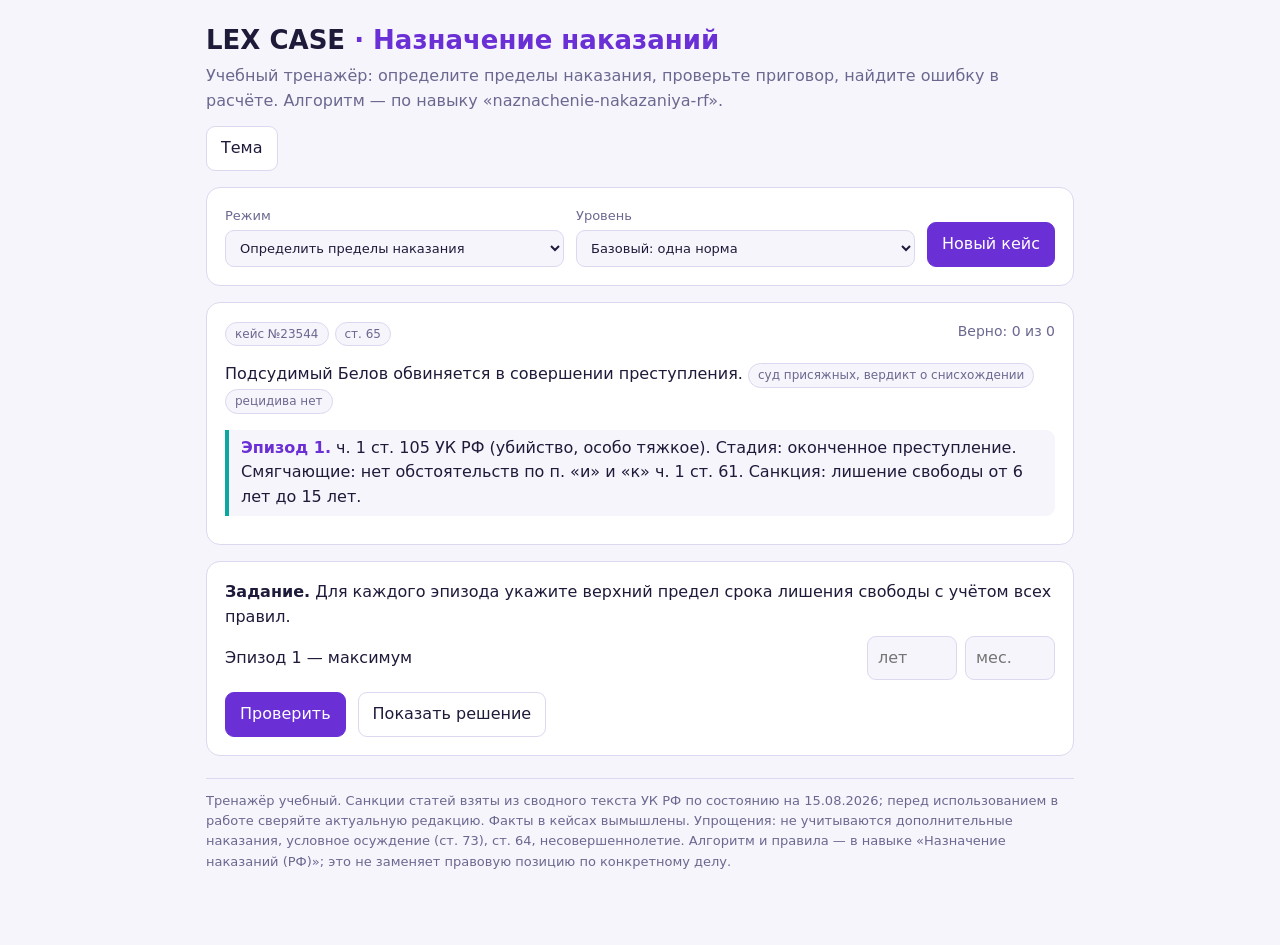
<file: trenazher-nakazaniya/index.html>
<!doctype html><html lang="ru"><head><meta charset="utf-8"><meta name="viewport" content="width=device-width,initial-scale=1">
<title>LEX CASE · Назначение наказаний</title><style>:root{--bg:#f6f5fb;--card:#fff;--ink:#1e1b3a;--mute:#6b6890;--line:#dcd8f0;--acc:#6b2fd6;--acc2:#0aa8a0;--ok:#16794a;--okbg:#e3f5ea;--bad:#b3261e;--badbg:#fdeceb;--warn:#8a5a00;--warnbg:#fff4d9}
@media(prefers-color-scheme:dark){:root:not([data-theme=light]){--bg:#1b1738;--card:#282252;--ink:#ecebfa;--mute:#b4aee3;--line:#473f86;--acc:#a97bff;--acc2:#0bf0e1;--ok:#6fe0a0;--okbg:#17382b;--bad:#ff9a92;--badbg:#44211f;--warn:#ffd27a;--warnbg:#463716}}
:root[data-theme=dark]{--bg:#1b1738;--card:#282252;--ink:#ecebfa;--mute:#b4aee3;--line:#473f86;--acc:#a97bff;--acc2:#0bf0e1;--ok:#6fe0a0;--okbg:#17382b;--bad:#ff9a92;--badbg:#44211f;--warn:#ffd27a;--warnbg:#463716}
*{box-sizing:border-box}body{margin:0;background:var(--bg);color:var(--ink);font:16px/1.55 system-ui,"Segoe UI",Roboto,sans-serif}
.wrap{max-width:900px;margin:0 auto;padding:20px 16px 60px}
header{display:flex;justify-content:space-between;align-items:flex-start;gap:12px;flex-wrap:wrap}
h1{font-size:26px;margin:0}h1 span{color:var(--acc)}.sub{color:var(--mute);margin:4px 0 0}
.card{background:var(--card);border:1px solid var(--line);border-radius:14px;padding:18px;margin-top:16px}
.row{display:flex;gap:12px;flex-wrap:wrap;align-items:end}.row>label{display:flex;flex-direction:column;font-size:13px;color:var(--mute);gap:4px;flex:1;min-width:150px}
select,input[type=number],input[type=text]{font:inherit;padding:9px 10px;border:1px solid var(--line);border-radius:9px;background:var(--bg);color:var(--ink);width:100%}
button{font:inherit;cursor:pointer;border:1px solid var(--line);background:var(--card);color:var(--ink);padding:9px 14px;border-radius:9px}
button.p{background:var(--acc);color:#fff;border-color:var(--acc)}button:hover{filter:brightness(1.07)}
.tag{display:inline-block;font-size:12px;padding:2px 9px;border-radius:99px;background:var(--bg);border:1px solid var(--line);color:var(--mute);margin-right:6px}
.ep{border-left:4px solid var(--acc2);padding:6px 12px;margin:10px 0;background:var(--bg);border-radius:0 9px 9px 0}
.ep b{color:var(--acc)}
.q{margin-top:14px;padding-top:12px;border-top:1px dashed var(--line)}
.ans{display:grid;grid-template-columns:1fr 90px 90px;gap:8px;align-items:center;margin:6px 0}.ans small{color:var(--mute)}
.fb{padding:10px 12px;border-radius:9px;margin:6px 0;font-size:15px}.ok{background:var(--okbg);color:var(--ok)}.bad{background:var(--badbg);color:var(--bad)}.warn{background:var(--warnbg);color:var(--warn)}
.step{display:grid;grid-template-columns:110px 1fr;gap:10px;padding:7px 0;border-bottom:1px solid var(--line);font-size:15px}.step i{font-style:normal;color:var(--acc);font-weight:600}
.final{font-size:17px;padding:12px;border:2px solid var(--acc);border-radius:10px;margin-top:10px}
.score{float:right;color:var(--mute);font-size:14px}
.choice{display:flex;gap:8px;flex-wrap:wrap;margin:8px 0}.choice button.sel{background:var(--acc);color:#fff;border-color:var(--acc)}
.disc{font-size:13px;color:var(--mute);margin-top:22px;border-top:1px solid var(--line);padding-top:12px}
.hide{display:none}
@media(max-width:560px){.ans{grid-template-columns:1fr 1fr}.ans>:first-child{grid-column:1/-1}.step{grid-template-columns:1fr}}
</style></head><body><div class="wrap">
<header><div><h1>LEX CASE <span>· Назначение наказаний</span></h1>
<p class="sub">Учебный тренажёр: определите пределы наказания, проверьте приговор, найдите ошибку в расчёте. Алгоритм — по навыку «naznachenie-nakazaniya-rf».</p></div>
<button id="themeToggle" type="button">Тема</button></header>
<section class="card"><div class="row">
<label>Режим<select id="mode"><option value="solve">Определить пределы наказания</option><option value="check">Проверить приговор</option><option value="calc">Проверить расчёт суда</option></select></label>
<label>Уровень<select id="level"><option value="1">Базовый: одна норма</option><option value="2">Средний: две нормы вместе</option><option value="3">Повышенный: совокупность, ст. 70, ст. 72</option></select></label>
<button id="newBtn" class="p" type="button">Новый кейс</button></div></section>
<section class="card" id="caseCard"></section>
<section class="card hide" id="taskCard"></section>
<section class="card hide" id="solCard"></section>
<p class="disc">Тренажёр учебный. Санкции статей взяты из сводного текста УК РФ по состоянию на 15.08.2026; перед использованием в работе сверяйте актуальную редакцию. Факты в кейсах вымышлены. Упрощения: не учитываются дополнительные наказания, условное осуждение (ст. 73), ст. 64, несовершеннолетие. Алгоритм и правила — в навыке «Назначение наказаний (РФ)»; это не заменяет правовую позицию по конкретному делу.</p>
</div><script>/* Движок тренажёра «Назначение наказания». Алгоритм повторяет skill «naznachenie-nakazaniya-rf» (шаги 4–10, ст. 69–72).
   Все сроки хранятся в месяцах (целых). Дробные результаты отбраковываются при генерации кейса. */
(function (root) {
  'use strict';

  /* ---------- Каталог составов (санкции по сводному тексту УК РФ на 15.08.2026; наиболее строгий вид — лишение свободы) ---------- */
  const CRIMES = {
    k158_1: { art: 'ч. 1 ст. 158 УК РФ', name: 'кража', max: 24, min: null },
    k158_2: { art: 'ч. 2 ст. 158 УК РФ', name: 'кража', max: 60, min: null },
    k158_3: { art: 'ч. 3 ст. 158 УК РФ', name: 'кража', max: 72, min: null },
    k159_3: { art: 'ч. 3 ст. 159 УК РФ', name: 'мошенничество', max: 72, min: null },
    k161_1: { art: 'ч. 1 ст. 161 УК РФ', name: 'грабёж', max: 48, min: null },
    k161_2: { art: 'ч. 2 ст. 161 УК РФ', name: 'грабёж', max: 84, min: null },
    k111_1: { art: 'ч. 1 ст. 111 УК РФ', name: 'умышленное причинение тяжкого вреда здоровью', max: 96, min: null },
    k228_2: { art: 'ч. 2 ст. 228 УК РФ', name: 'незаконное приобретение и хранение наркотических средств', max: 120, min: 36 },
    k105_1: { art: 'ч. 1 ст. 105 УК РФ', name: 'убийство', max: 180, min: 72, jury: true }
  };
  const GENERAL_MIN = 2; // ст. 56 ч. 2: лишение свободы не менее 2 месяцев

  function category(max) { return max <= 36 ? 'small' : max <= 60 ? 'medium' : max <= 120 ? 'heavy' : 'vheavy'; }
  const CATNAME = { small: 'небольшой тяжести', medium: 'средней тяжести', heavy: 'тяжкое', vheavy: 'особо тяжкое' };
  const isHeavy = (c) => c === 'heavy' || c === 'vheavy';

  /* ---------- Форматирование ---------- */
  function fmt(m) {
    m = Math.round(m * 1000) / 1000;
    if (!Number.isInteger(m)) {
      const whole = Math.floor(m), days = Math.round((m - whole) * 30);
      return (whole ? fmt(whole) + ' ' : '') + days + ' дн';
    }
    const y = Math.floor(m / 12), r = m % 12, p = [];
    const yw = (y % 10 === 1 && y % 100 !== 11) ? 'год' : (y % 10 >= 2 && y % 10 <= 4 && (y % 100 < 10 || y % 100 >= 20)) ? 'года' : 'лет';
    if (y) p.push(y + ' ' + yw);
    if (r) p.push(r + ' мес');
    return p.length ? p.join(' ') : '0 мес';
  }
  const frac = (n, d) => n + '/' + d;
  const isInt = (x) => Math.abs(x - Math.round(x)) < 1e-9;

  /* ---------- Приложение процесса к одному эпизоду (ст. 66 → 62/65 → 68) ---------- */
  function calcEpisode(ep, ctx) {
    const c = CRIMES[ep.crime], steps = [];
    let M = c.max;
    const minSanc = c.min != null ? c.min : GENERAL_MIN;
    steps.push({ norm: 'Санкция', text: 'Наиболее строгий вид — лишение свободы. Максимум по ' + c.art + ': ' + fmt(M) + (c.min != null ? ' (минимум ' + fmt(c.min) + ')' : ' (нижний предел — общий минимум 2 мес., ст. 56 ч. 2)'), value: M, law: true });
    if (ep.stage === 'attempt') {
      const v = M * 3 / 4; steps.push({ norm: 'ст. 66 ч. 3', text: 'Покушение: ' + fmt(M) + ' × 3/4 = ' + fmt(v), value: v, law: true }); M = v;
    } else if (ep.stage === 'prep') {
      const v = M / 2; steps.push({ norm: 'ст. 66 ч. 2', text: 'Приготовление: ' + fmt(M) + ' × 1/2 = ' + fmt(v), value: v, law: true }); M = v;
    }
    const M66 = M;
    let applied = null;
    if (ctx.procedure === 'jury') {
      const v = M * 2 / 3; applied = 'ст. 65 ч. 1';
      steps.push({ norm: 'ст. 65 ч. 1', text: 'Вердикт о снисхождении: ' + fmt(M) + ' × 2/3 = ' + fmt(v) + (ep.iK ? '. Ст. 62 ч. 1 дополнительно не применяется — двойное снижение исключено (п. 42 Пленума № 58)' : ''), value: v, law: true }); M = v;
    } else if (ctx.procedure === 'plea') {
      const v = M / 2; applied = 'ст. 62 ч. 2';
      steps.push({ norm: 'ст. 62 ч. 2', text: 'Досудебное соглашение выполнено, есть п. «и» ч. 1 ст. 61, отягчающих нет: ' + fmt(M) + ' × 1/2 = ' + fmt(v), value: v, law: true }); M = v;
    } else if (ctx.procedure === 'ch40') {
      const v = M * 2 / 3; applied = 'ст. 62 ч. 5';
      steps.push({ norm: 'ст. 62 ч. 5', text: 'Особый порядок (гл. 40 УПК РФ): ' + fmt(M) + ' × 2/3 = ' + fmt(v), value: v, law: true }); M = v;
    } else if (ep.iK && !ctx.recid) {
      const v = M * 2 / 3; applied = 'ст. 62 ч. 1';
      steps.push({ norm: 'ст. 62 ч. 1', text: 'Есть п. «' + ep.iK + '» ч. 1 ст. 61, отягчающих нет: ' + fmt(M) + ' × 2/3 = ' + fmt(v), value: v, law: true }); M = v;
    }
    const Mfin = M;
    let lo = minSanc;
    if (ctx.recid) {
      const third = M66 / 3;
      lo = Math.max(minSanc, third);
      steps.push({ norm: 'ст. 68 ч. 2', text: 'Рецидив: срок не менее 1/3 максимума наиболее строгого вида — ' + fmt(M66) + ' × 1/3 = ' + fmt(third) + (applied ? ' (база — максимум после ст. 66, а не после ' + applied + ')' : ''), value: third, law: true });
    }
    const sub = Mfin < minSanc;
    if (sub) steps.push({ norm: 'п. 34 Пленума № 58', text: 'Расчётный максимум (' + fmt(Mfin) + ') ниже низшего предела санкции (' + fmt(minSanc) + '). Назначение ниже низшего предела допустимо без ссылки на ст. 64: оно следует из ст. 62/65/66', value: Mfin, law: true });
    return { crime: c, steps, M0: c.max, M66, Mfin, lo: sub ? GENERAL_MIN : lo, hi: Mfin, sub, minSanc, applied, cat: category(c.max) };
  }

  /* ---------- Совокупность (ст. 69) ---------- */
  function calcCombo(eps, res, sentences) {
    if (eps.length < 2) return null;
    const cats = eps.map((e, i) => res[i].cat);
    const allUnf = eps.every((e) => e.stage !== 'complete');
    const heavyDone = eps.some((e, i) => e.stage === 'complete' && isHeavy(cats[i]));
    const part = heavyDone ? 3 : 2;
    let idx = 0;
    for (let i = 1; i < eps.length; i++) {
      const a = allUnf ? res[i].M66 : res[i].M0, b = allUnf ? res[idx].M66 : res[idx].M0;
      if (a > b) idx = i;
    }
    const capBase = allUnf ? res[idx].M66 : res[idx].M0;
    const cap = capBase * 3 / 2;
    const sum = sentences.reduce((a, b) => a + b, 0);
    const mx = Math.max.apply(null, sentences);
    const upper = Math.min(cap, sum, 240);
    const reduced = eps.some((e, i) => res[i].Mfin < res[i].M66);
    return { part, idx, capBase, cap, sum, mx, upper, allUnf, reduced, cats, lowerStrict: part === 3, lower: mx };
  }

  /* ---------- ст. 70 и ст. 71 ---------- */
  const FACT71 = { ls: 1, ogr: 1 / 2, ir: 1 / 3 };
  const TYPE71 = { ls: 'лишения свободы', ogr: 'ограничения свободы', ir: 'исправительных работ' };
  const TYPE71_NOM = { ls: 'лишение свободы', ogr: 'ограничение свободы', ir: 'исправительные работы' };
  function calc70(F, prior) {
    const eq = prior.unserved * FACT71[prior.type];
    return { eq, max: F + eq, minExcl: Math.max(F, eq) };
  }

  /* ---------- ст. 58 (вид режима, упрощённо для учебных условий) и ст. 72 ---------- */
  const REGIME = { strict: { k: 1, name: 'исправительная колония строгого режима', ru: 'строгого режима' },
                   general: { k: 1.5, name: 'исправительная колония общего режима', ru: 'общего режима' },
                   settlement: { k: 2, name: 'колония-поселение', ru: 'колонии-поселения' } };
  function calc72(days, regimeKey) { const k = REGIME[regimeKey].k; return { k, credit: days * k }; }

  /* ---------- ГПСЧ ---------- */
  function rng(seed) {
    let a = (seed >>> 0) || 1;
    const r = function () { a |= 0; a = (a + 0x6D2B79F5) | 0; let t = Math.imul(a ^ (a >>> 15), 1 | a); t = (t + Math.imul(t ^ (t >>> 7), 61 | t)) ^ t; return ((t ^ (t >>> 14)) >>> 0) / 4294967296; };
    r.int = (lo, hi) => lo + Math.floor(r() * (hi - lo + 1));
    r.pick = (arr) => arr[Math.floor(r() * arr.length)];
    r.chance = (p) => r() < p;
    return r;
  }

  /* ---------- Генерация сценария ---------- */
  const LEVELS = { 1: 'Базовый', 2: 'Средний', 3: 'Повышенный' };
  const prepOk = (crime) => isHeavy(category(CRIMES[crime].max));
  const NON_JURY = Object.keys(CRIMES).filter((k) => !CRIMES[k].jury);
  const NON_JURY_CH40 = NON_JURY; // все ≤ 10 лет, особый порядок допустим

  function makeEp(crime, stage, iK) { return { crime, stage: stage || 'complete', iK: iK || null }; }

  function templates(level, r) {
    const T = [];
    const iKp = () => r.pick(['и', 'к']);
    if (level === 1) {
      T.push(() => ({ ctx: { procedure: 'general', recid: false, prior: 'none' }, eps: [makeEp(r.pick(NON_JURY), 'attempt')], tag: 'ст. 66' }));
      T.push(() => { const c = r.pick(NON_JURY.filter(prepOk)); return { ctx: { procedure: 'general', recid: false, prior: 'none' }, eps: [makeEp(c, 'prep')], tag: 'ст. 66' }; });
      T.push(() => ({ ctx: { procedure: 'general', recid: false, prior: 'none' }, eps: [makeEp(r.pick(NON_JURY), 'complete', iKp())], tag: 'ст. 62 ч. 1' }));
      T.push(() => ({ ctx: { procedure: 'ch40', recid: false, prior: 'none' }, eps: [makeEp(r.pick(NON_JURY_CH40))], tag: 'ст. 62 ч. 5' }));
      T.push(() => ({ ctx: { procedure: 'general', recid: true, prior: 'recid' }, eps: [makeEp(r.pick(NON_JURY))], tag: 'ст. 68' }));
      T.push(() => ({ ctx: { procedure: 'jury', recid: false, prior: 'none' }, eps: [makeEp('k105_1')], tag: 'ст. 65' }));
      T.push(() => ({ ctx: { procedure: 'plea', recid: false, prior: 'none' }, eps: [makeEp(r.pick(NON_JURY), 'complete', 'и')], tag: 'ст. 62 ч. 2' }));
    } else if (level === 2) {
      T.push(() => ({ ctx: { procedure: 'general', recid: false, prior: 'none' }, eps: [makeEp(r.pick(NON_JURY), 'attempt', iKp())], tag: 'ст. 66 + 62' }));
      T.push(() => ({ ctx: { procedure: 'ch40', recid: false, prior: 'none' }, eps: [makeEp(r.pick(NON_JURY), 'attempt')], tag: 'ст. 66 + 62 ч. 5' }));
      T.push(() => ({ ctx: { procedure: 'ch40', recid: true, prior: 'recid' }, eps: [makeEp(r.pick(NON_JURY))], tag: 'ст. 62 ч. 5 + 68' }));
      T.push(() => ({ ctx: { procedure: 'general', recid: true, prior: 'recid' }, eps: [makeEp(r.pick(NON_JURY), 'attempt')], tag: 'ст. 66 + 68' }));
      T.push(() => ({ ctx: { procedure: 'jury', recid: false, prior: 'none' }, eps: [makeEp('k105_1', 'complete', iKp())], tag: 'ст. 65 и 62 ч. 1' }));
      T.push(() => ({ ctx: { procedure: 'plea', recid: false, prior: 'none' }, eps: [makeEp('k105_1', 'prep', 'и')], tag: 'ст. 66 + 62 ч. 2' }));
      T.push(() => ({ ctx: { procedure: 'general', recid: false, prior: r.pick(['t1', 't2', 't3']) }, eps: [makeEp(r.pick(NON_JURY), 'complete', iKp())], tag: 'ст. 18 ч. 4' }));
      T.push(() => ({ ctx: { procedure: 'jury', recid: false, prior: 'none' }, eps: [makeEp('k105_1', 'attempt')], tag: 'ст. 66 + 65' }));
    } else {
      T.push(() => {
        const n = r.pick([2, 2, 3]); const unf = r.chance(0.35);
        const pool = NON_JURY.slice();
        const eps = []; const used = new Set();
        while (eps.length < n) {
          let c = r.pick(pool); if (used.has(c)) continue; used.add(c);
          const stage = unf ? (prepOk(c) && r.chance(0.5) ? 'prep' : 'attempt') : 'complete';
          eps.push(makeEp(c, stage));
        }
        const procedure = r.pick(['general', 'general', 'ch40']);
        const recid = procedure === 'general' && r.chance(0.35);
        eps.forEach((e) => { if (procedure === 'general' && !recid && r.chance(0.5)) e.iK = iKp(); });
        return { ctx: { procedure, recid, prior: recid ? 'recid' : 'none' }, eps, tag: 'ст. 69' + (unf ? ' (неоконченные)' : '') };
      });
    }
    return T;
  }

  function priorFor(sc, r) {
    const ctx = sc.ctx;
    if (!ctx.prior || ctx.prior === 'none') { ctx.p70 = null; return; }
    return;
  }

  function regimeFor(sc, res, combo) {
    if (sc.ctx.recid) return 'strict';
    const anyHeavyDone = sc.eps.some((e, i) => e.stage === 'complete' && isHeavy(res[i].cat));
    return anyHeavyDone ? 'general' : 'settlement';
  }

  function generate(seed, level, mode) {
    for (let attempt = 0; attempt < 200; attempt++) {
      const r = rng(seed * 977 + attempt * 131 + level * 7 + (mode === 'check' ? 3 : mode === 'calc' ? 5 : 0));
      const T = templates(level, r);
      const t = r.pick(T)();
      const sc = { seed, level, mode, ctx: t.ctx, eps: t.eps, tag: t.tag, attempt };
      const res = sc.eps.map((e) => calcEpisode(e, sc.ctx));
      if (!res.every((x) => isInt(x.Mfin) && isInt(x.M66) && isInt(x.lo) && isInt(x.hi))) continue;
      if (res.some((x) => x.hi < 1)) continue;
      // «приговоры» по эпизодам: внутри допустимого диапазона, кратно 3 мес.
      sc.sent = res.map((x) => {
        const a = Math.ceil(x.lo / 3) * 3, b = Math.floor(x.hi / 3) * 3;
        if (b >= a) { const k = r.int(0, Math.floor((b - a) / 3)); return a + 3 * k; }
        return Math.max(x.lo, Math.min(x.hi, Math.round(x.hi)));
      });
      sc.combo = calcCombo(sc.eps, res, sc.sent);
      if (sc.combo && (!isInt(sc.combo.cap) || !isInt(sc.combo.upper))) continue;
      sc.F = sc.eps.length > 1 ? null : sc.sent[0];
      if (sc.combo) {
        const lowF = sc.combo.lowerStrict ? sc.combo.mx + 1 : sc.combo.mx;
        const a = Math.ceil(lowF / 3) * 3, b = Math.floor(sc.combo.upper / 3) * 3;
        if (b < a) continue;
        sc.F = a + 3 * r.int(0, Math.floor((b - a) / 3));
      }
      // ст. 70 / 71: только на повышенном уровне и если нет рецидива
      sc.p70 = null;
      if (level === 3 && !sc.ctx.recid && r.chance(0.6)) {
        const type = r.pick(['ogr', 'ogr', 'ir']);
        const unserved = type === 'ogr' ? r.pick([6, 8, 10, 12]) : r.pick([6, 9, 12]);
        sc.p70 = { type, unserved, total: type === 'ogr' ? unserved + r.pick([4, 6]) : unserved + r.pick([3, 6]), crime: r.pick(['k158_1', 'k158_1']) };
        sc.ctx.prior = 'sent70';
      }
      sc.res = res;
      if (sc.p70) { sc.s70 = calc70(sc.F, sc.p70); if (!isInt(sc.s70.eq)) continue; }
      sc.finalForRegime = sc.s70 ? sc.s70.max : sc.F;
      sc.regime = regimeFor(sc, res, sc.combo);
      if (level === 3 && r.chance(0.7)) {
        sc.sizo = r.pick([60, 80, 100, 120, 140, 160, 180]);
        sc.s72 = calc72(sc.sizo, sc.regime);
      }
      return sc;
    }
    throw new Error('не удалось сгенерировать кейс');
  }

  root.NN = { CRIMES, CATNAME, category, isHeavy, fmt, calcEpisode, calcCombo, calc70, calc72, rng, generate, REGIME, FACT71, TYPE71, TYPE71_NOM, LEVELS, GENERAL_MIN };
  if (typeof module !== 'undefined') module.exports = root.NN;
})(typeof window !== 'undefined' ? window : globalThis);
</script><script>(function(){
'use strict';
const N=NN,$=id=>document.getElementById(id);
const PROC={general:'общий порядок',ch40:'особый порядок (гл. 40 УПК РФ), приговор без судебного разбирательства',plea:'досудебное соглашение о сотрудничестве выполнено',jury:'суд присяжных, вердикт о снисхождении'};
const STAGE={complete:'оконченное преступление',attempt:'покушение',prep:'приготовление'};
const PRIOR={t1:'судимость погашена',t2:'судимости нет',t3:'судимость отсутствует'};
const NAMES=['Белов','Громов','Ершов','Зайцев','Крылов','Лаптев','Мирошник','Орлов','Седов','Ткачёв','Фролов','Юдин'];
let sc=null,seed=Math.floor(Math.random()*90000)+1,score={ok:0,all:0},checked=false,state={};
const plural=(n,a,b,c)=>{n=Math.abs(n)%100;const k=n%10;return n>10&&n<20?c:k>1&&k<5?b:k==1?a:c};
const yrs=m=>{const y=Math.floor(m/12),r=m%12;return {y,r}};
function ctxText(){
 const c=sc.ctx,p=[];p.push('<span class="tag">'+PROC[c.procedure]+'</span>');
 p.push(c.recid?'<span class="tag">рецидив преступлений (ст. 18)</span>':'<span class="tag">рецидива нет</span>');
 if(sc.p70)p.push('<span class="tag">совершено в период неотбытого наказания по предыдущему приговору</span>');
 return p.join('');}
function epText(e,i){
 const c=N.CRIMES[e.crime],cat=N.CATNAME[N.category(c.max)];
 const mit=e.iK?(e.iK==='и'?'явка с повинной и активное способствование раскрытию (п. «и» ч. 1 ст. 61)':'добровольное возмещение вреда (п. «к» ч. 1 ст. 61)'):'нет обстоятельств по п. «и» и «к» ч. 1 ст. 61';
 return '<div class="ep"><b>Эпизод '+(i+1)+'.</b> '+c.art+' ('+c.name+', '+cat+'). Стадия: '+STAGE[e.stage]+'. Смягчающие: '+mit+'. Санкция: лишение свободы '+(c.min!=null?'от '+N.fmt(c.min)+' ':'')+'до '+N.fmt(c.max)+'.</div>';}
function render(){
 sc=N.generate(seed,+$('level').value,$('mode').value);checked=false;state={};
 const nm=NAMES[seed%NAMES.length];
 let h='<span class="tag">кейс №'+seed+'</span><span class="tag">'+sc.tag+'</span><div class="score" id="score"></div>';
 h+='<p>Подсудимый '+nm+' обвиняется в '+(sc.eps.length>1?'совокупности преступлений':'совершении преступления')+'. '+ctxText()+'</p>';
 h+=sc.eps.map(epText).join('');
 if(sc.p70){const t=sc.p70;h+='<div class="ep"><b>Предыдущий приговор.</b> '+N.CRIMES[t.crime].art+': '+N.TYPE71_NOM[t.type]+' на '+N.fmt(t.total)+', неотбытая часть — '+N.fmt(t.unserved)+'.</div>';}
 if(sc.sizo)h+='<div class="ep"><b>Меры пресечения.</b> В СИЗО содержался '+sc.sizo+' '+plural(sc.sizo,'сутки','суток','суток')+'.</div>';
 $('caseCard').innerHTML=h;$('solCard').classList.add('hide');task();upd();}
function upd(){const s=$('score');if(s)s.textContent='Верно: '+score.ok+' из '+score.all;}
function inp(id,lab,hint){return '<div class="ans"><div>'+lab+(hint?'<br><small>'+hint+'</small>':'')+'</div><input type="number" min="0" id="'+id+'y" placeholder="лет"><input type="number" min="0" id="'+id+'m" placeholder="мес."></div>';}
const val=id=>(+$(id+'y').value||0)*12+(+$(id+'m').value||0);
const filled=id=>$(id+'y').value!==''||$(id+'m').value!=='';
function task(){
 const mode=sc.mode,t=$('taskCard');t.classList.remove('hide');let h='';
 if(mode==='solve'){
  h+='<b>Задание.</b> Для каждого эпизода укажите верхний предел срока лишения свободы с учётом всех правил. ';
  sc.res.forEach((r,i)=>{h+=inp('hi'+i,'Эпизод '+(i+1)+' — максимум');
   if(sc.ctx.recid||r.sub)h+=inp('lo'+i,'Эпизод '+(i+1)+' — минимум','ст. 68 и низший предел санкции');});
  if(sc.combo)h+=inp('cap','Предел итогового наказания по ст. 69','с учётом ч. 2 или ч. 3 ст. 69');
  if(sc.s70)h+=inp('m70','Максимум по ст. 70','после присоединения неотбытой части');
  if(sc.s72)h+='<div class="ans"><div>Зачёт СИЗО по ст. 72 (в днях лишения свободы)</div><input type="number" id="d72" placeholder="дней"><span></span></div>';
 }else if(mode==='check'){
  h+='<b>Задание.</b> Суд назначил наказание. Законно ли оно по сроку?';
  sc.vio=[];
  sc.shown=sc.res.map((r,i)=>{let v=sc.sent[i],bad=false;
   if(sc.ctx.seedBad===undefined){}
   const rr=N.rng(seed*13+i);
   if(rr.chance(0.5)){const over=rr.chance(0.7);const nv=over?r.hi+3:(r.sub?null:r.lo-3);if(nv!=null&&nv>=1){v=nv;bad=true;}}
   sc.vio[i]=bad;return v;});
  if(sc.combo){const rr=N.rng(seed*29);let F=sc.F,bad=false;if(rr.chance(0.5)){F=sc.combo.upper+3;bad=true;}sc.Fshown=F;sc.Fbad=bad;}
  sc.res.forEach((r,i)=>{h+='<div class="ep">Эпизод '+(i+1)+': назначено <b>'+N.fmt(sc.shown[i])+'</b> лишения свободы.</div>';});
  if(sc.combo)h+='<div class="ep">По совокупности по ст. 69 назначено <b>'+N.fmt(sc.Fshown)+'</b>.</div>';
  const items=sc.res.map((r,i)=>['e'+i,'Эпизод '+(i+1)]);if(sc.combo)items.push(['f','Итог по ст. 69']);
  items.forEach(it=>{h+='<div class="ans"><div>'+it[1]+'</div><div class="choice" data-k="'+it[0]+'"><button type="button" data-v="1">законно</button><button type="button" data-v="0">нарушение</button></div></div>';});
 }else{
  h+='<b>Задание.</b> Проверьте расчёт суда. Если он неверен — укажите правильный верхний предел.';
  sc.court=sc.res.map((r,i)=>{const e=sc.eps[i],rr=N.rng(seed*7+i);let wrong=null,why='';
   const opts=[];
   if(e.stage!=='complete'&&sc.ctx.procedure!=='general'&&sc.ctx.procedure!=='jury'&&false)opts.push(0);
   if(sc.ctx.procedure==='jury'&&e.iK)opts.push([r.M66*4/9,'Суд применил и ст. 65, и ст. 62 ч. 1 — двойное снижение (п. 42 Пленума № 58).']);
   if(e.stage!=='complete'&&e.iK&&sc.ctx.procedure==='general'&&false)opts.push(0);
   if(e.stage!=='complete'&&sc.ctx.procedure!=='jury')opts.push([r.hi*r.M0/r.M66,'Суд не применил ст. 66 (покушение/приготовление).']);
   if(sc.ctx.procedure==='ch40')opts.push([r.M66,'Суд не применил ч. 5 ст. 62 при особом порядке.']);
   if(e.iK&&sc.ctx.procedure==='general'&&!sc.ctx.recid)opts.push([r.M66,'Суд не применил ч. 1 ст. 62 при наличии п. «'+e.iK+'».']);
   opts.push([r.hi+12,'Суд увеличил предел сверх допустимого: ошибка в арифметике.']);
   const o=opts.filter(x=>x[0]!==r.hi&&x[0]>=1&&Number.isInteger(x[0]));
   if(rr.chance(0.55)&&o.length){const p=rr.pick(o);wrong=p[0];why=p[1];}
   return {shown:wrong!=null?wrong:r.hi,bad:wrong!=null,why};});
  sc.res.forEach((r,i)=>{h+='<div class="ep">Эпизод '+(i+1)+': суд определил максимум <b>'+N.fmt(sc.court[i].shown)+'</b>.</div>';
   h+='<div class="choice" data-k="c'+i+'"><button type="button" data-v="1">расчёт верен</button><button type="button" data-v="0">расчёт неверен</button></div>'+inp('cr'+i,'Правильный максимум (если неверно)');});
 }
 h+='<div class="row" style="margin-top:12px"><button id="checkBtn" class="p" type="button">Проверить</button><button id="showBtn" type="button">Показать решение</button></div><div id="fb"></div>';
 t.innerHTML=h;
 t.querySelectorAll('.choice button').forEach(b=>b.onclick=()=>{b.parentNode.querySelectorAll('button').forEach(x=>x.classList.remove('sel'));b.classList.add('sel');state[b.parentNode.dataset.k]=b.dataset.v;});
 $('checkBtn').onclick=check;$('showBtn').onclick=solution;}
function fb(cls,t){return '<div class="fb '+cls+'">'+t+'</div>';}
function check(){
 if(checked)return;let out='',good=0,tot=0;const m=sc.mode;
 const cmp=(id,exp,lab)=>{tot++;if(!filled(id)){out+=fb('warn',lab+': не заполнено. Правильный ответ — '+N.fmt(exp)+'.');return;}
  if(Math.abs(val(id)-exp)<1e-6){good++;out+=fb('ok',lab+': верно, '+N.fmt(exp)+'.');}else out+=fb('bad',lab+': у вас '+N.fmt(val(id))+', правильно — '+N.fmt(exp)+'.');};
 if(m==='solve'){
  sc.res.forEach((r,i)=>{cmp('hi'+i,r.hi,'Эпизод '+(i+1)+', максимум');if($('lo'+i+'y'))cmp('lo'+i,r.sub?N.GENERAL_MIN:r.lo,'Эпизод '+(i+1)+', минимум');});
  if(sc.combo)cmp('cap',sc.combo.upper,'Предел по ст. 69');
  if(sc.s70)cmp('m70',sc.s70.max,'Максимум по ст. 70');
  if(sc.s72){tot++;const v=+$('d72').value;if(v===sc.s72.credit){good++;out+=fb('ok','Зачёт: верно, '+sc.s72.credit+' дн.');}else out+=fb('bad','Зачёт по ст. 72: правильно '+sc.sizo+' × '+sc.s72.k+' = '+sc.s72.credit+' дн.');}
 }else if(m==='check'){
  const ev=(k,bad,lab)=>{tot++;const s=state[k];if(s===undefined){out+=fb('warn',lab+': выберите ответ. Правильно — '+(bad?'нарушение':'законно')+'.');return;}
   if((s==='0')===bad){good++;out+=fb('ok',lab+': верно ('+(bad?'нарушение':'законно')+').');}else out+=fb('bad',lab+': неверно, правильно — '+(bad?'нарушение':'законно')+'.');};
  sc.res.forEach((r,i)=>ev('e'+i,sc.vio[i],'Эпизод '+(i+1)));if(sc.combo)ev('f',sc.Fbad,'Итог по ст. 69');
 }else{
  sc.res.forEach((r,i)=>{tot++;const c=sc.court[i],s=state['c'+i];
   if(s===undefined){out+=fb('warn','Эпизод '+(i+1)+': выберите ответ. '+(c.bad?'Расчёт неверен: '+c.why:'Расчёт верен.'));return;}
   if(c.bad){if(s==='0'&&filled('cr'+i)&&val('cr'+i)===r.hi){good++;out+=fb('ok','Эпизод '+(i+1)+': ошибка найдена, предел '+N.fmt(r.hi)+'. '+c.why);}
    else if(s==='0')out+=fb('bad','Эпизод '+(i+1)+': ошибка есть, но правильный максимум — '+N.fmt(r.hi)+'. '+c.why);
    else out+=fb('bad','Эпизод '+(i+1)+': расчёт неверен. '+c.why+' Правильно — '+N.fmt(r.hi)+'.');}
   else{if(s==='1'){good++;out+=fb('ok','Эпизод '+(i+1)+': расчёт верен.');}else out+=fb('bad','Эпизод '+(i+1)+': расчёт был верен, '+N.fmt(r.hi)+'.');}});
 }
 score.ok+=good===tot?1:0;score.all++;checked=true;upd();
 $('fb').innerHTML=out+fb(good===tot?'ok':'warn','Итог: '+good+' из '+tot+'. Ниже — пошаговое решение.');solution();}
function stepsHTML(r){return r.steps.map(s=>'<div class="step"><i>'+s.norm+'</i><div>'+s.text+'</div></div>').join('');}
function solution(){
 const c=$('solCard');c.classList.remove('hide');let h='<b>Решение по алгоритму</b>';
 sc.res.forEach((r,i)=>{h+='<h3 style="margin:14px 0 4px">Эпизод '+(i+1)+': '+r.crime.art+'</h3>'+stepsHTML(r)+'<div class="final">Предел: '+(sc.ctx.recid||r.sub?'от '+N.fmt(r.sub?N.GENERAL_MIN:r.lo)+' ':'')+'до '+N.fmt(r.hi)+'</div>';});
 if(sc.combo){const k=sc.combo;h+='<h3 style="margin:14px 0 4px">Совокупность (ст. 69)</h3>';
  h+='<div class="step"><i>ст. 69</i><div>'+(k.part===3?'Есть оконченное тяжкое или особо тяжкое преступление — применима ч. 3: нижняя граница строго выше самого строгого из назначенных наказаний.':'Применима ч. 2 (все эпизоды средней или небольшой тяжести либо неоконченные): нижняя граница — не менее самого строгого из назначенных.')+'</div></div>';
  h+='<div class="step"><i>Предел</i><div>'+(k.allUnf?'Все эпизоды неоконченные — потолок считается от максимума после ст. 66: ':'Потолок: полтора максимума самой строгой санкции без учёта смягчения (п. 50 Пленума № 58): ')+N.fmt(k.capBase)+' × 1,5 = '+N.fmt(k.cap)+'. Сумма назначенных: '+N.fmt(k.sum)+'. Общий предел 20 лет.</div></div>';
  h+='<div class="final">Итог по ст. 69: больше '+(k.part===3?'':'или равно ')+N.fmt(k.mx)+', не более '+N.fmt(k.upper)+'</div>';}
 if(sc.s70){const s=sc.s70,p=sc.p70,f=N.FACT71[p.type];h+='<h3 style="margin:14px 0 4px">Ст. 70 и ст. 71</h3><div class="step"><i>ст. 71</i><div>Неотбытое '+N.TYPE71_NOM[p.type]+' ('+N.fmt(p.unserved)+') переводится в лишение свободы: '+N.fmt(p.unserved)+' × '+(f===1?'1':f===0.5?'1/2':'1/3')+' = '+N.fmt(s.eq)+'.</div></div><div class="step"><i>ст. 70</i><div>Окончательное наказание должно быть больше неотбытой части и не более суммы: '+N.fmt(sc.F)+' + '+N.fmt(s.eq)+' = '+N.fmt(s.max)+'. Абсолютный потолок — 20 лет.</div></div><div class="final">Максимум по ст. 70: '+N.fmt(s.max)+'</div>';}
 if(sc.s72){h+='<h3 style="margin:14px 0 4px">Ст. 72</h3><div class="step"><i>Режим</i><div>'+N.REGIME[sc.regime].name+(sc.ctx.recid?' (рецидив)':sc.regime==='general'?' (тяжкое, ранее не отбывал)':' (преступления небольшой/средней тяжести)')+' — коэффициент '+sc.s72.k+'.</div></div><div class="final">Зачёт: '+sc.sizo+' × '+sc.s72.k+' = '+sc.s72.credit+' дн. лишения свободы</div>';}
 h+='<div class="row" style="margin-top:12px"><button id="newBtn2" class="p" type="button">Следующий кейс</button></div>';
 c.innerHTML=h;$('newBtn2').onclick=()=>{seed++;render();window.scrollTo(0,0)};}
$('newBtn').onclick=()=>{seed++;render()};$('mode').onchange=$('level').onchange=()=>{seed++;render()};
$('themeToggle').onclick=()=>{const d=document.documentElement;const dark=d.dataset.theme==='dark'||(!d.dataset.theme&&matchMedia('(prefers-color-scheme:dark)').matches);d.dataset.theme=dark?'light':'dark'};
render();
})();
</script></body></html>
</file>
<file: lex-case-konstruktor/style.css>
:root {
  --bg: #eef2f8;
  --bg-accent: #dde5f2;
  --surface: #ffffff;
  --surface-2: #f6f8fc;
  --surface-3: #eef3fb;
  --text: #152235;
  --muted: #59677c;
  --line: #d7deea;
  --line-strong: #bcc7d8;
  --accent: #17365d;
  --accent-2: #264b7a;
  --accent-3: #8e2945;
  --accent-soft: rgba(23, 54, 93, 0.08);
  --gold: #b7935f;
  --success: #eef8f1;
  --warning: #fff5e8;
  --shadow: 0 24px 60px rgba(18, 34, 62, 0.12);
  --shadow-soft: 0 10px 24px rgba(16, 31, 58, 0.08);
  --radius-xl: 28px;
  --radius-lg: 22px;
  --radius-md: 18px;
  --radius-sm: 14px;
}

body.dark {
  --bg: #0d1524;
  --bg-accent: #122033;
  --surface: #111d31;
  --surface-2: #17253a;
  --surface-3: #1d3049;
  --text: #eef3fb;
  --muted: #b8c2d4;
  --line: #27354d;
  --line-strong: #334563;
  --accent: #dbe7ff;
  --accent-2: #f2f6ff;
  --accent-3: #f09ab0;
  --accent-soft: rgba(219, 231, 255, 0.07);
  --gold: #dfc08c;
  --success: #173126;
  --warning: #3c2a18;
  --shadow: 0 28px 70px rgba(0, 0, 0, 0.35);
  --shadow-soft: 0 10px 24px rgba(0, 0, 0, 0.18);
}

* { box-sizing: border-box; }
html { scroll-behavior: smooth; }
body {
  margin: 0;
  min-height: 100vh;
  font-family: Inter, ui-sans-serif, system-ui, -apple-system, BlinkMacSystemFont, "Segoe UI", sans-serif;
  color: var(--text);
  background:
    radial-gradient(circle at top left, rgba(38, 75, 122, 0.16), transparent 26%),
    radial-gradient(circle at 85% 8%, rgba(182, 145, 90, 0.12), transparent 22%),
    linear-gradient(180deg, var(--bg-accent) 0%, var(--bg) 340px, var(--bg) 100%);
}

body::before {
  content: "";
  position: fixed;
  inset: 0;
  pointer-events: none;
  background:
    linear-gradient(135deg, rgba(255,255,255,0.04), transparent 35%),
    linear-gradient(315deg, rgba(255,255,255,0.03), transparent 30%);
}

button, select { font: inherit; }
button { cursor: pointer; }

.topbar {
  width: min(1180px, calc(100% - 32px));
  margin: 22px auto 0;
  display: flex;
  justify-content: space-between;
  align-items: center;
  gap: 20px;
  padding: 18px 22px;
  border-radius: var(--radius-lg);
  background: linear-gradient(135deg, rgba(16, 31, 58, 0.94), rgba(26, 50, 85, 0.92));
  border: 1px solid rgba(255,255,255,0.08);
  box-shadow: var(--shadow);
  position: sticky;
  top: 14px;
  z-index: 10;
  backdrop-filter: blur(14px);
}

body.dark .topbar {
  background: linear-gradient(135deg, rgba(10, 17, 28, 0.95), rgba(18, 33, 53, 0.95));
}

.brand-wrap { display: flex; align-items: center; gap: 14px; }
.logo {
  width: 54px;
  height: 54px;
  border-radius: 18px;
  display: grid;
  place-items: center;
  background: linear-gradient(145deg, var(--gold), #d8c3a0);
  color: #1a2435;
  font-weight: 900;
  letter-spacing: 0.08em;
  box-shadow: inset 0 1px 0 rgba(255,255,255,0.45), 0 10px 18px rgba(0,0,0,0.15);
}
.brand {
  font-weight: 900;
  letter-spacing: 0.18em;
  font-size: 1.06rem;
  color: #ffffff;
}
.subtitle {
  color: rgba(255,255,255,0.78);
  font-size: 0.9rem;
  margin-top: 3px;
}
.version {
  display: inline-block;
  margin-left: 8px;
  padding: 3px 8px;
  border-radius: 999px;
  background: rgba(255,255,255,0.12);
  color: #f3f7ff;
  font-size: 0.72rem;
  letter-spacing: 0.06em;
  vertical-align: 2px;
}

.page-shell {
  width: min(1180px, calc(100% - 32px));
  margin: 26px auto 64px;
  display: grid;
  gap: 20px;
}

.card {
  background: var(--surface);
  border: 1px solid rgba(255,255,255,0.55);
  border-radius: var(--radius-xl);
  box-shadow: var(--shadow-soft);
  position: relative;
  overflow: hidden;
}

.card::after {
  content: "";
  position: absolute;
  inset: 0;
  pointer-events: none;
  background: linear-gradient(180deg, rgba(255,255,255,0.24), transparent 18%);
}

.hero {
  padding: 42px;
  display: grid;
  grid-template-columns: 1.2fr 0.8fr;
  gap: 26px;
  align-items: stretch;
  background:
    radial-gradient(circle at 18% 16%, rgba(183, 147, 95, 0.18), transparent 22%),
    linear-gradient(135deg, #13284a 0%, #1d3c68 52%, #243e63 100%);
  color: #f8fbff;
  box-shadow: var(--shadow);
}
.hero::after { background: linear-gradient(180deg, rgba(255,255,255,0.08), transparent 24%); }
.eyebrow {
  display: inline-flex;
  align-items: center;
  gap: 8px;
  padding: 8px 12px;
  border-radius: 999px;
  color: #fff3dc;
  background: rgba(255,255,255,0.1);
  border: 1px solid rgba(255,255,255,0.16);
  font-size: .77rem;
  font-weight: 800;
  text-transform: uppercase;
  letter-spacing: .16em;
  margin-bottom: 16px;
}
.hero h1 {
  margin: 0;
  max-width: 760px;
  font-size: clamp(2.2rem, 4vw, 4.2rem);
  line-height: 1.02;
  letter-spacing: -0.04em;
}
.hero p {
  color: rgba(244, 248, 255, 0.86);
  max-width: 760px;
  font-size: 1.08rem;
  line-height: 1.7;
  margin: 18px 0 0;
}
.hero-note {
  align-self: end;
  padding: 22px;
  border-radius: 22px;
  background: rgba(255,255,255,0.1);
  border: 1px solid rgba(255,255,255,0.16);
  backdrop-filter: blur(8px);
  color: rgba(247, 250, 255, 0.88);
  line-height: 1.62;
}
.hero-note strong { color: #ffffff; }

.stats {
  display: flex;
  flex-wrap: wrap;
  gap: 12px;
  margin-top: 24px;
}
.stats span {
  min-width: 142px;
  display: inline-flex;
  flex-direction: column;
  gap: 2px;
  border-radius: 18px;
  padding: 12px 14px;
  border: 1px solid rgba(255,255,255,0.14);
  background: rgba(255,255,255,0.09);
  color: rgba(241, 246, 255, 0.86);
  font-size: 0.84rem;
}
.stats strong {
  color: #ffffff;
  font-size: 1.12rem;
  line-height: 1.1;
}

.builder, .result, .about, .how-it-works { padding: 30px; }
.builder {
  background: linear-gradient(180deg, rgba(255,255,255,0.95), rgba(248,250,254,0.98));
}
body.dark .builder {
  background: linear-gradient(180deg, rgba(17,29,49,0.98), rgba(21,36,58,0.98));
}
.result {
  border: 1px solid rgba(38, 75, 122, 0.2);
  box-shadow: 0 28px 50px rgba(21, 39, 69, 0.14);
}
.section-heading {
  display: flex;
  justify-content: space-between;
  align-items: center;
  gap: 16px;
  margin-bottom: 24px;
}
.section-heading > div:first-child {
  display: flex;
  align-items: center;
  gap: 12px;
}
.section-heading h2 {
  margin: 0;
  font-size: 1.5rem;
  letter-spacing: -0.02em;
}
.step {
  width: 38px;
  height: 38px;
  display: grid;
  place-items: center;
  border-radius: 14px;
  background: linear-gradient(145deg, var(--accent), var(--accent-2));
  color: #ffffff;
  font-weight: 800;
  font-size: .82rem;
  box-shadow: 0 10px 18px rgba(20, 42, 73, 0.16);
}

.form-grid {
  display: grid;
  grid-template-columns: repeat(3, 1fr);
  gap: 16px;
}
.field {
  display: grid;
  gap: 10px;
  padding: 16px;
  border: 1px solid var(--line);
  border-radius: var(--radius-md);
  background: linear-gradient(180deg, var(--surface), var(--surface-2));
  box-shadow: inset 0 1px 0 rgba(255,255,255,0.45);
}
.field span {
  font-size: 0.78rem;
  font-weight: 900;
  text-transform: uppercase;
  letter-spacing: 0.13em;
  color: var(--accent-2);
}
select {
  width: 100%;
  padding: 14px 16px;
  border-radius: 14px;
  border: 1px solid var(--line);
  background: var(--surface);
  color: var(--text);
  outline: none;
  appearance: none;
  box-shadow: inset 0 1px 0 rgba(255,255,255,0.7);
}
select:focus {
  border-color: var(--accent-2);
  box-shadow: 0 0 0 4px rgba(38, 75, 122, 0.14);
}

.action-row, .result-actions {
  display: flex;
  gap: 12px;
  flex-wrap: wrap;
  margin-top: 24px;
}

.primary-btn, .secondary-btn, .ghost-btn {
  border-radius: 14px;
  border: 1px solid transparent;
  padding: 12px 18px;
  font-weight: 800;
  letter-spacing: 0.01em;
  transition: transform .18s ease, box-shadow .18s ease, border-color .18s ease, background .18s ease, color .18s ease;
}
.primary-btn {
  background: linear-gradient(135deg, var(--accent) 0%, var(--accent-2) 50%, var(--accent-3) 100%);
  color: #ffffff;
  box-shadow: 0 12px 26px rgba(23, 54, 93, 0.22);
}
.primary-btn:hover {
  transform: translateY(-2px);
  box-shadow: 0 16px 30px rgba(23, 54, 93, 0.26);
}
.secondary-btn {
  background: var(--surface-3);
  color: var(--accent-2);
  border-color: var(--line);
}
.secondary-btn:hover {
  transform: translateY(-2px);
  border-color: var(--accent-2);
  box-shadow: 0 8px 18px rgba(38, 75, 122, 0.12);
}
.ghost-btn {
  background: rgba(255,255,255,0.06);
  color: var(--text);
  border-color: var(--line);
}
.ghost-btn:hover {
  transform: translateY(-2px);
  border-color: var(--accent-2);
  box-shadow: 0 8px 18px rgba(38, 75, 122, 0.10);
}
.topbar .ghost-btn {
  color: #ffffff;
  border-color: rgba(255,255,255,0.16);
  background: rgba(255,255,255,0.08);
}
.topbar .ghost-btn:hover {
  border-color: rgba(255,255,255,0.32);
  box-shadow: none;
}

.result-heading { align-items: flex-start; }
.meta {
  color: var(--muted);
  font-size: 0.86rem;
  text-align: right;
  max-width: 320px;
  line-height: 1.5;
}
.case-box {
  background: linear-gradient(180deg, #fffefc 0%, #faf7f2 100%);
  border: 1px solid #eadfce;
  border-radius: 24px;
  padding: 26px;
  box-shadow: inset 0 1px 0 rgba(255,255,255,0.75), 0 18px 32px rgba(90, 63, 28, 0.08);
}
body.dark .case-box {
  background: linear-gradient(180deg, #18263b 0%, #152234 100%);
  border-color: #33425b;
  box-shadow: inset 0 1px 0 rgba(255,255,255,0.03), 0 18px 32px rgba(0,0,0,0.24);
}
.case-title-row {
  display: flex;
  justify-content: space-between;
  align-items: center;
  gap: 12px;
}
.case-box h3 {
  margin: 0 0 12px;
  font-size: 1.4rem;
  letter-spacing: -0.02em;
}
.case-box p {
  margin: 0;
  line-height: 1.76;
  font-size: 1.05rem;
}

.task-box,
.panel,
.about-grid p,
.mini-card {
  box-shadow: inset 0 1px 0 rgba(255,255,255,0.52);
}

.task-box {
  margin-top: 16px;
  padding: 20px 22px;
  border: 1px solid var(--line);
  border-radius: 20px;
  background: linear-gradient(180deg, var(--surface), var(--surface-2));
}
.task-box p { margin: 0; line-height: 1.68; }

.panel {
  margin-top: 16px;
  border: 1px solid var(--line);
  border-radius: 20px;
  padding: 22px 24px;
  background: var(--surface);
}
.panel.solution {
  background: linear-gradient(180deg, var(--success), rgba(255,255,255,0.92));
}
body.dark .panel.solution {
  background: linear-gradient(180deg, #173126, #18283d);
}
.panel-header {
  display: flex;
  align-items: center;
  gap: 10px;
  margin-bottom: 14px;
}
.panel-header h3 { margin: 0; font-size: 1.12rem; }
.panel ol {
  margin: 0;
  padding-left: 22px;
  display: grid;
  gap: 10px;
  line-height: 1.6;
}
#solutionText { line-height: 1.68; }
#solutionText p:first-child { margin-top: 0; }
#solutionText p:last-child { margin-bottom: 0; }
#solutionText ul,
#solutionText ol { padding-left: 22px; }

.content-label {
  display: inline-flex;
  align-items: center;
  gap: 8px;
  margin-bottom: 8px;
  color: var(--accent-3);
  font-size: .72rem;
  font-weight: 900;
  text-transform: uppercase;
  letter-spacing: .16em;
}

.sentencing-context {
  margin-top: 18px;
  padding: 16px 18px;
  border-radius: 16px;
  border: 1px solid rgba(183, 147, 95, 0.3);
  background: linear-gradient(180deg, rgba(255,247,235,0.95), rgba(255,252,246,0.96));
  color: var(--text);
  line-height: 1.6;
}
body.dark .sentencing-context {
  background: linear-gradient(180deg, rgba(57,44,23,0.55), rgba(27,35,50,0.95));
  border-color: rgba(223, 192, 140, 0.24);
}
.sentencing-context::before {
  content: "Дополнительные вводные для анализа наказания";
  display: block;
  margin-bottom: 8px;
  color: var(--gold);
  font-weight: 900;
  font-size: .78rem;
  text-transform: uppercase;
  letter-spacing: .12em;
}

.about-grid {
  display: grid;
  grid-template-columns: 1fr 1fr;
  gap: 14px;
}
.about-grid p {
  margin: 0;
  padding: 22px;
  border: 1px solid var(--line);
  border-radius: 18px;
  background: linear-gradient(180deg, var(--surface), var(--surface-2));
  color: var(--muted);
  line-height: 1.68;
}
.about-grid strong { color: var(--text); }

.mini-grid {
  display: grid;
  grid-template-columns: repeat(4, 1fr);
  gap: 12px;
}
.mini-card {
  padding: 18px;
  border-radius: 18px;
  background: linear-gradient(180deg, var(--surface), var(--surface-2));
  border: 1px solid var(--line);
  display: grid;
  gap: 8px;
}
.mini-card strong {
  color: var(--accent-2);
  font-size: 1.3rem;
}
.mini-card span { color: var(--muted); line-height: 1.55; }

footer {
  text-align: center;
  color: var(--muted);
  font-size: .84rem;
  padding: 0 16px 34px;
}

.hidden { display: none !important; }
#caseText { white-space: pre-line; }

.toast {
  position: fixed;
  left: 50%;
  bottom: 26px;
  transform: translate(-50%, 20px);
  background: #121d2e;
  color: #f8fbff;
  padding: 12px 18px;
  border-radius: 999px;
  box-shadow: 0 18px 28px rgba(0,0,0,0.22);
  opacity: 0;
  pointer-events: none;
  transition: .2s ease;
  z-index: 30;
  font-weight: 800;
  font-size: .9rem;
}
.toast.show { opacity: 1; transform: translate(-50%, 0); }

@media (max-width: 960px) {
  .hero { grid-template-columns: 1fr; padding: 34px; }
  .form-grid { grid-template-columns: 1fr; }
  .mini-grid { grid-template-columns: repeat(2, 1fr); }
  .stats span { min-width: unset; }
}

@media (max-width: 720px) {
  .topbar {
    position: static;
    flex-direction: column;
    align-items: flex-start;
  }
  .subtitle { max-width: none; }
  .hero h1 { font-size: clamp(2rem, 9vw, 3.2rem); }
  .section-heading,
  .case-title-row {
    align-items: flex-start;
    flex-direction: column;
  }
  .result-heading .meta { text-align: left; }
}

@media (max-width: 620px) {
  .page-shell, .topbar { width: min(100% - 20px, 1180px); }
  .hero, .builder, .result, .about, .how-it-works { padding: 22px; }
  .mini-grid,
  .about-grid { grid-template-columns: 1fr; }
  .action-row > *, .result-actions > * { width: 100%; }
  .stats { display: grid; grid-template-columns: 1fr; }
  .stats span { width: 100%; }
}
</file>
